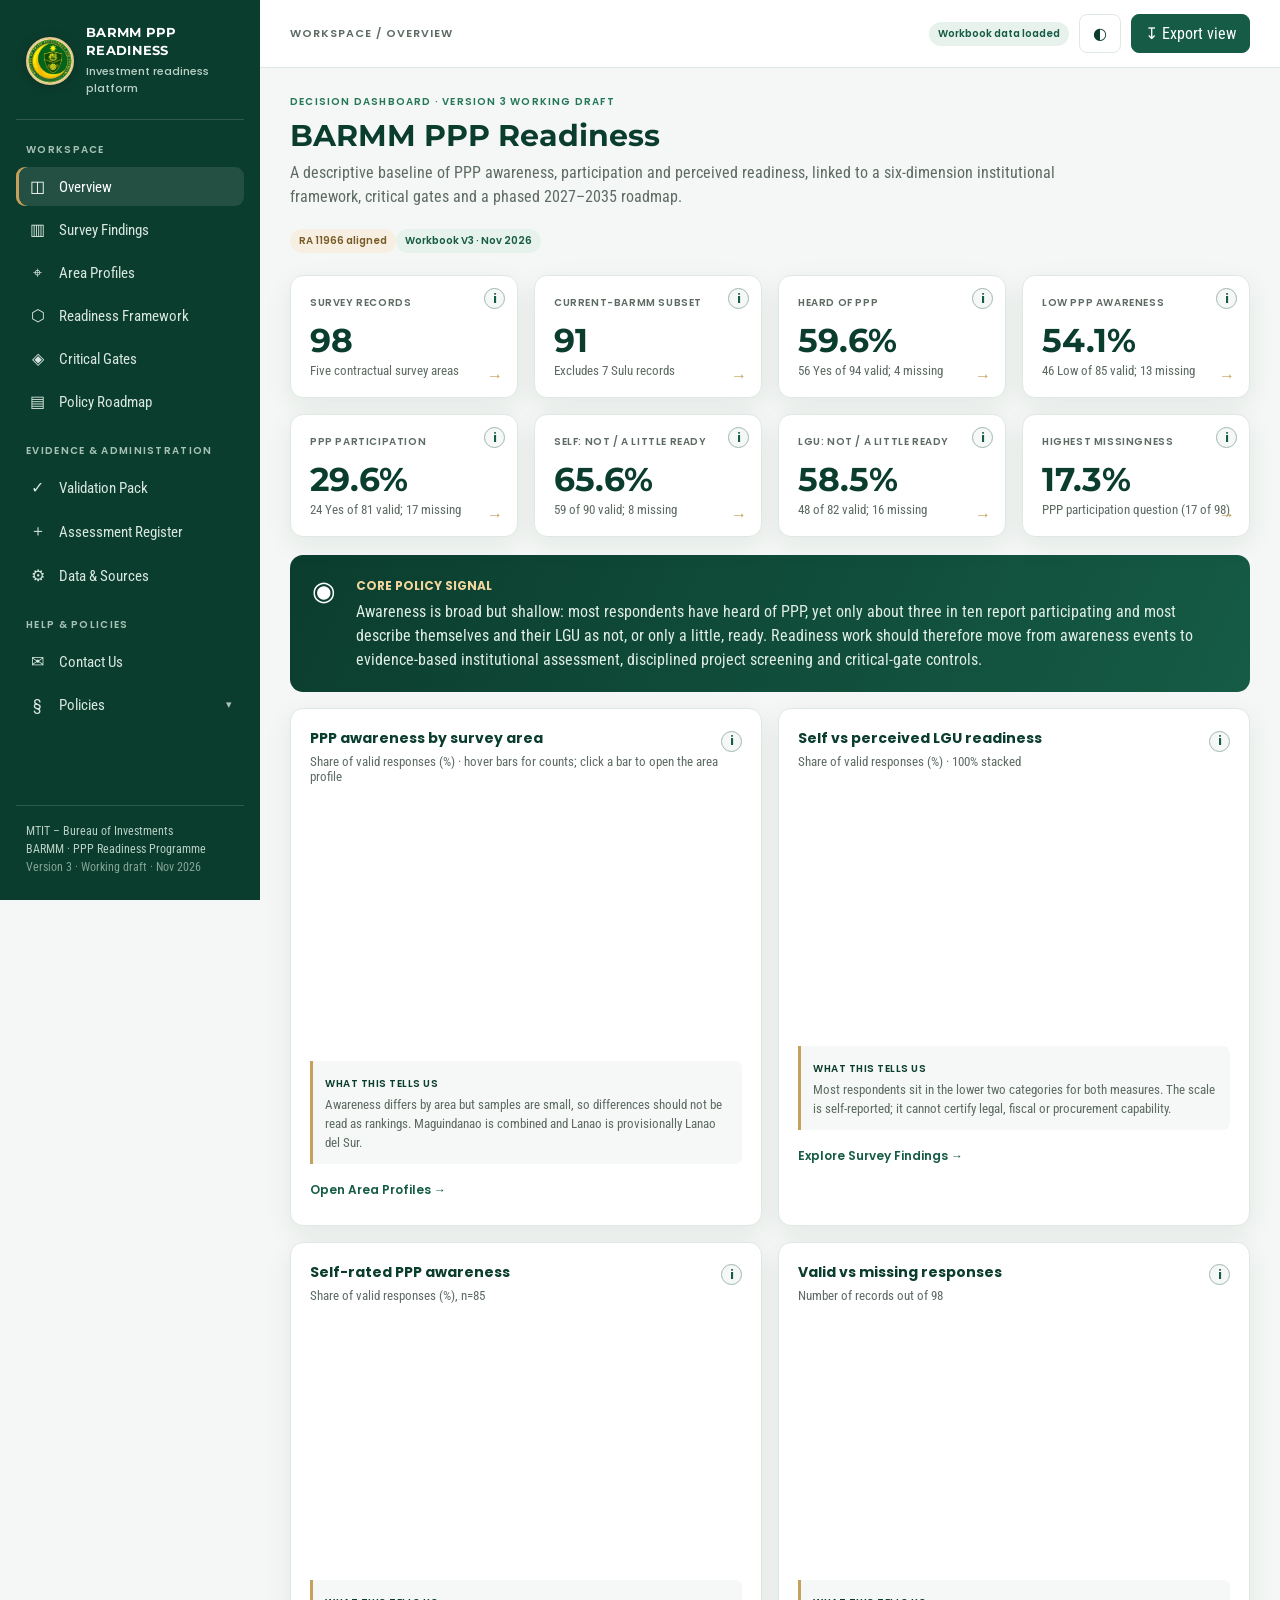
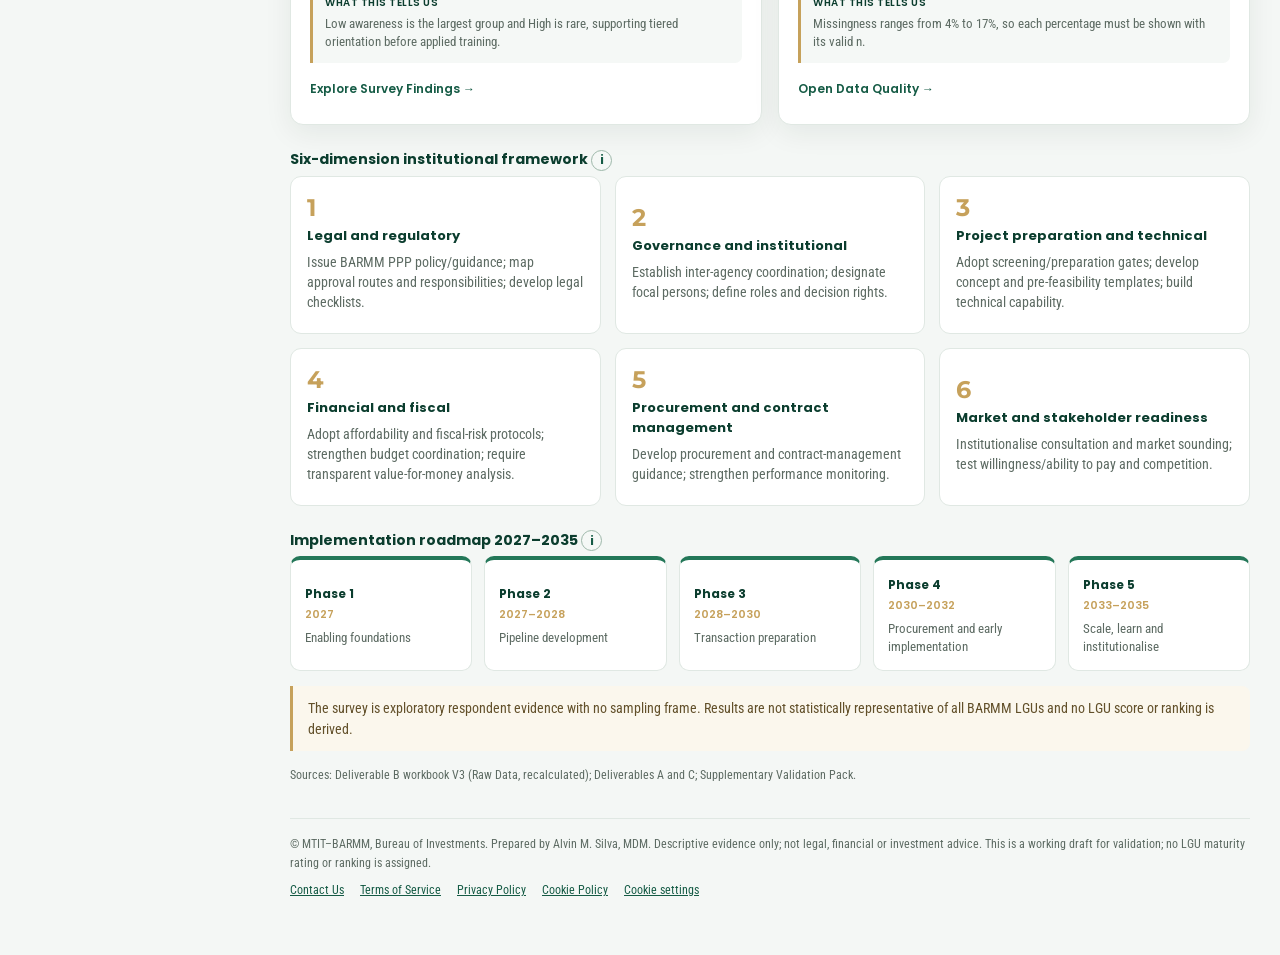
<file: index.html>
<!doctype html>
<html lang="en-PH">
<head>
<meta charset="utf-8">
<meta name="viewport" content="width=device-width,initial-scale=1,viewport-fit=cover">
<title>BARMM PPP Readiness Dashboard | MTIT – Bureau of Investments</title>
<meta name="description" content="Evidence dashboard on public–private partnership (PPP) awareness, perceived readiness, the six-dimension institutional framework, critical gates and the 2027–2035 implementation roadmap for the Bangsamoro (BARMM).">
<meta name="keywords" content="BARMM, Bangsamoro, PPP readiness, public-private partnership, MTIT, Bureau of Investments, LGU capacity, RA 11966, PPP Code, investment readiness">
<meta name="author" content="MTIT–BARMM, Bureau of Investments">
<meta name="robots" content="index,follow,max-image-preview:large">
<link rel="canonical" href="https://ppp-readiness.mtit-barmm.com/">
<meta name="theme-color" content="#0b3d2e">
<meta name="application-name" content="BARMM PPP Readiness">
<meta name="apple-mobile-web-app-capable" content="yes">
<meta name="mobile-web-app-capable" content="yes">
<meta name="apple-mobile-web-app-title" content="PPP Readiness">
<meta name="apple-mobile-web-app-status-bar-style" content="black-translucent">
<meta property="og:type" content="website">
<meta property="og:locale" content="en_PH">
<meta property="og:site_name" content="BARMM PPP Readiness">
<meta property="og:title" content="BARMM PPP Readiness Dashboard | MTIT">
<meta property="og:description" content="Survey baseline, six-dimension readiness framework, critical gates and 2027–2035 PPP roadmap for the Bangsamoro.">
<meta property="og:url" content="https://ppp-readiness.mtit-barmm.com/">
<meta property="og:image" content="https://ppp-readiness.mtit-barmm.com/assets/mtit-icon-512.png">
<meta name="twitter:card" content="summary">
<meta name="twitter:title" content="BARMM PPP Readiness Dashboard | MTIT">
<meta name="twitter:description" content="Descriptive PPP readiness evidence and roadmap for the Bangsamoro Autonomous Region.">
<link rel="manifest" href="manifest.webmanifest">
<link rel="icon" href="assets/mtit-icon-192.png" sizes="192x192" type="image/png">
<link rel="apple-touch-icon" href="assets/mtit-icon-192.png">
<link rel="preconnect" href="https://fonts.googleapis.com"><link rel="preconnect" href="https://fonts.gstatic.com" crossorigin>
<link href="https://fonts.googleapis.com/css2?family=Montserrat:wght@600;700;800&family=Poppins:wght@500;600;700&family=Roboto+Condensed:wght@400;500;600;700&display=swap" rel="stylesheet">
<link rel="stylesheet" href="assets/styles.css">
<script src="assets/site.js"></script>
<script type="application/ld+json">
{"@context":"https://schema.org","@graph":[
{"@type":"WebSite","@id":"https://ppp-readiness.mtit-barmm.com/#website","name":"BARMM PPP Readiness","url":"https://ppp-readiness.mtit-barmm.com/","inLanguage":"en-PH","publisher":{"@id":"https://ppp-readiness.mtit-barmm.com/#org"}},
{"@type":"GovernmentOrganization","@id":"https://ppp-readiness.mtit-barmm.com/#org","name":"Bureau of Investments, Ministry of Trade, Investments and Tourism (MTIT) – BARMM","url":"https://ppp-readiness.mtit-barmm.com/","logo":"https://ppp-readiness.mtit-barmm.com/assets/mtit-icon-512.png","email":"boi@bangsamoro.gov.ph","telephone":"+63-64-557-2819","address":{"@type":"PostalAddress","streetAddress":"Bangsamoro Government Complex","addressLocality":"Cotabato City","postalCode":"9600","addressCountry":"PH"},"contactPoint":{"@type":"ContactPoint","contactType":"PPP readiness inquiries","email":"boi@bangsamoro.gov.ph","url":"https://ppp-readiness.mtit-barmm.com/public/contact.html"}},
{"@type":"WebApplication","name":"BARMM PPP Readiness Dashboard","url":"https://ppp-readiness.mtit-barmm.com/","termsOfService":"https://ppp-readiness.mtit-barmm.com/public/terms-of-service.html","applicationCategory":"BusinessApplication","operatingSystem":"Any","inLanguage":"en-PH","description":"Dashboard on PPP awareness, perceived readiness, institutional readiness framework and implementation roadmap for BARMM.","publisher":{"@type":"GovernmentOrganization","name":"Ministry of Trade, Investments and Tourism – Bureau of Investments, BARMM"}},
{"@type":"Dataset","name":"BARMM PPP readiness survey, 98 respondent records","description":"Descriptive respondent data on PPP awareness, participation and self-reported readiness across Basilan, Sulu, Tawi-Tawi, Lanao and Maguindanao. Not statistically representative of all BARMM LGUs.","spatialCoverage":"Bangsamoro Autonomous Region in Muslim Mindanao, Philippines","creator":{"@type":"Person","name":"Alvin M. Silva, MDM"}}]}
</script>
</head>
<body>
<a class="skip" href="#main">Skip to main content</a>
<div class="app">
<aside class="sidebar" id="sidebar" aria-label="Primary navigation">
 <div class="brand"><div class="brand-mark"><img src="assets/MTIT-logo.webp" width="48" height="48" alt="Official seal of the Ministry of Trade, Investments and Tourism (MTIT), BARMM"></div><div><h1>BARMM PPP<br>READINESS</h1><small>Investment readiness platform</small></div></div>
 <div class="nav-label">Workspace</div>
 <nav class="nav" id="nav" aria-label="Workspace">
  <button data-page="overview"><span>◫</span>Overview</button>
  <button data-page="findings"><span>▥</span>Survey Findings</button>
  <button data-page="areas"><span>⌖</span>Area Profiles</button>
  <button data-page="framework"><span>⬡</span>Readiness Framework</button>
  <button data-page="gates"><span>◈</span>Critical Gates</button>
  <button data-page="roadmap"><span>▤</span>Policy Roadmap</button>
 </nav>
 <div class="nav-label">Evidence &amp; Administration</div>
 <nav class="nav" aria-label="Evidence and administration">
  <button data-page="validation"><span>✓</span>Validation Pack</button>
  <button data-page="register"><span>＋</span>Assessment Register</button>
  <button data-page="sources"><span>⚙</span>Data &amp; Sources</button>
 </nav>
 <div class="nav-label">Help &amp; Policies</div>
 <nav class="nav" aria-label="Help and policies">
  <a href="/public/contact.html"><span aria-hidden="true">✉</span>Contact Us</a>
  <button type="button" class="nav-toggle" aria-expanded="false" aria-controls="policyMenu"><span aria-hidden="true">§</span>Policies<i class="chev" aria-hidden="true">▾</i></button>
  <div class="subnav" id="policyMenu" hidden>
   <a href="/public/terms-of-service.html">Terms of Service</a>
   <a href="/public/privacy-policy.html">Privacy Policy</a>
   <a href="/public/cookie-policy.html">Cookie Policy &amp; Settings</a>
  </div>
 </nav>
 <div class="sidebar-foot">MTIT – Bureau of Investments<br>BARMM · PPP Readiness Programme<br><span style="opacity:.7">Version 3 · Working draft · Nov 2026</span></div>
</aside>
<main class="main" id="main" tabindex="-1">
 <header class="topbar"><div style="display:flex;align-items:center;gap:14px"><button class="icon-btn menu-btn" id="menuBtn" aria-label="Open menu" aria-expanded="false">☰</button><div class="crumb" id="breadcrumb">WORKSPACE / OVERVIEW</div></div>
 <div class="top-actions"><span class="pill" id="dataStatus">Loading data…</span><button class="btn" id="themeBtn" aria-label="Toggle dark mode">◐</button><button class="btn" id="installBtn" style="display:none">↓ <span>Install app</span></button><button class="btn primary" id="printBtn">↧ <span>Export view</span></button></div></header>
 <div class="content" id="content">
  <noscript><div class="notice">This dashboard needs JavaScript. Summary: of 94 valid responses, 59.6% had heard of PPP; 54.1% of 85 rated their awareness as Low; 29.6% of 81 reported PPP participation. Results are descriptive of 98 respondents and are not representative of all BARMM LGUs.</div></noscript>
  <section class="page" id="page-overview"></section><section class="page" id="page-findings"></section><section class="page" id="page-areas"></section>
  <section class="page" id="page-framework"></section><section class="page" id="page-gates"></section><section class="page" id="page-roadmap"></section>
  <section class="page" id="page-validation"></section><section class="page" id="page-register"></section><section class="page" id="page-sources"></section>
  <footer class="site">© MTIT–BARMM, Bureau of Investments. Prepared by Alvin M. Silva, MDM. Descriptive evidence only; not legal, financial or investment advice. This is a working draft for validation; no LGU maturity rating or ranking is assigned.
 <nav aria-label="Footer"><a href="public/contact.html">Contact Us</a><a href="public/terms-of-service.html">Terms of Service</a><a href="public/privacy-policy.html">Privacy Policy</a><a href="public/cookie-policy.html">Cookie Policy</a><button type="button" class="linkish" data-cookie-settings>Cookie settings</button></nav></footer>
 </div>
</main></div>
<div class="modal-back" id="modal" role="dialog" aria-modal="true" aria-labelledby="mTitle"><div class="modal"><div class="modal-head"><h2 id="mTitle">Add assessment record</h2><button class="icon-btn" id="mClose" aria-label="Close">✕</button></div>
<form id="regForm">
<label for="f_type">Record type *</label><select id="f_type" name="type" required><option>Dimension rating</option><option>Critical gate</option></select>
<label for="f_unit">LGU / implementing agency *</label><input id="f_unit" name="unit" required>
<label for="f_project">Project / concept (for gates)</label><input id="f_project" name="project">
<label for="f_item">Dimension or gate *</label><select id="f_item" name="item" required></select>
<label for="f_status">Status *</label><select id="f_status" name="status" required></select>
<label for="f_conf">Evidence confidence</label><select id="f_conf" name="conf"><option>Not Rated</option><option>High</option><option>Medium</option><option>Low</option></select>
<label for="f_ev">Evidence reference and rationale *</label><textarea id="f_ev" name="evidence" required></textarea>
<label for="f_rev">Reviewer / date</label><input id="f_rev" name="reviewer">
<div class="modal-actions"><button type="button" class="btn" id="mCancel">Cancel</button><button class="btn primary" type="submit">Save local record</button></div></form></div></div>
<div class="toast" id="toast" role="status" aria-live="polite"></div>
<script src="assets/vendor/chart.umd.js"></script>
<script src="assets/app.js"></script>
</body></html>
</file>
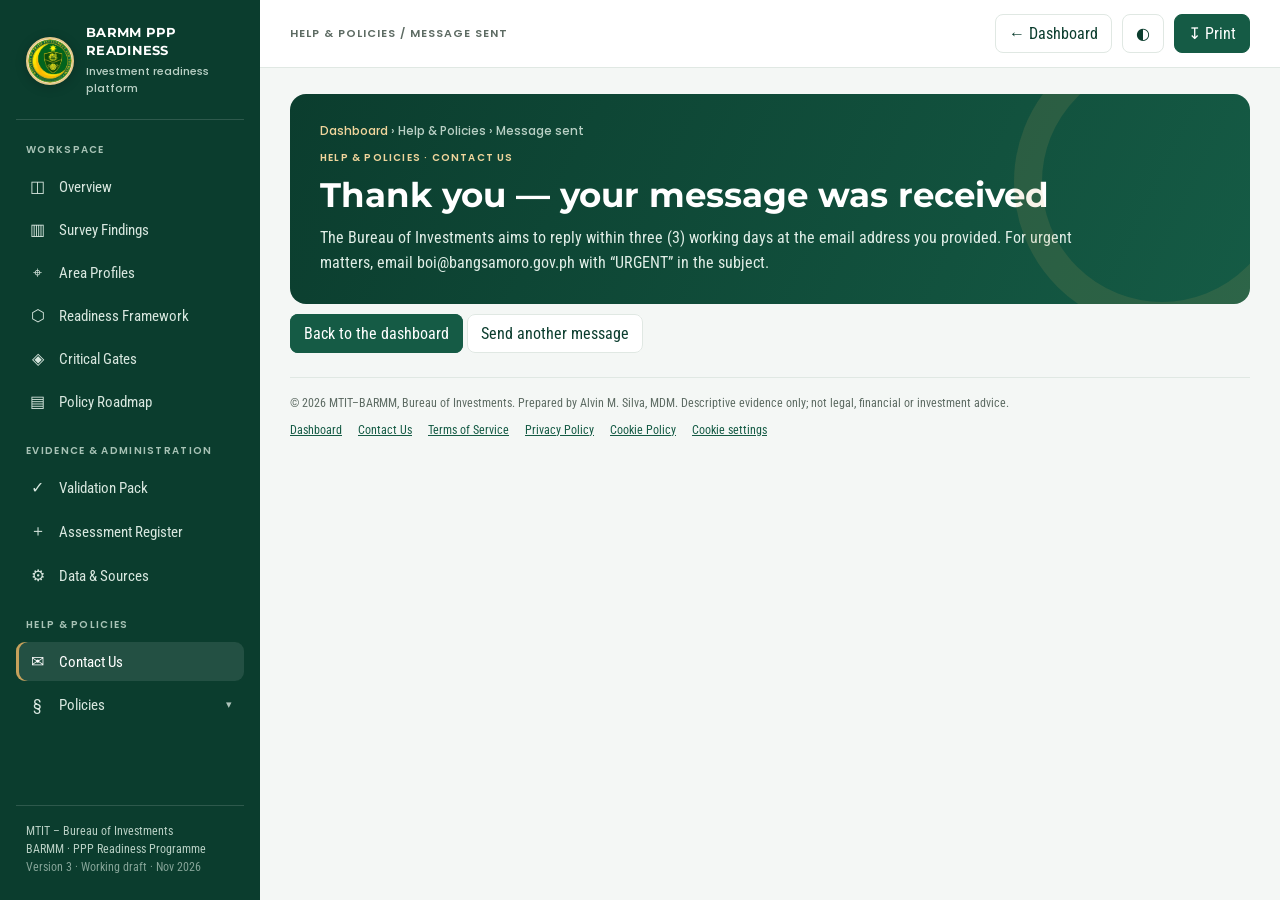
<file: public/contact-sent.html>
<!doctype html>
<html lang="en-PH">
<head>
<meta charset="utf-8">
<meta name="viewport" content="width=device-width,initial-scale=1,viewport-fit=cover">
<title>Message sent | BARMM PPP Readiness</title>
<meta name="description" content="Confirmation that your message to the MTIT–BARMM Bureau of Investments was received.">
<meta name="keywords" content="">
<meta name="author" content="MTIT–BARMM, Bureau of Investments">
<meta name="robots" content="noindex,follow">
<link rel="canonical" href="https://ppp-readiness.mtit-barmm.com/public/contact-sent.html">
<meta name="theme-color" content="#0b3d2e">
<meta name="application-name" content="BARMM PPP Readiness">
<meta property="og:type" content="website">
<meta property="og:locale" content="en_PH">
<meta property="og:site_name" content="BARMM PPP Readiness">
<meta property="og:title" content="Message sent | BARMM PPP Readiness">
<meta property="og:description" content="Confirmation that your message to the MTIT–BARMM Bureau of Investments was received.">
<meta property="og:url" content="https://ppp-readiness.mtit-barmm.com/public/contact-sent.html">
<meta property="og:image" content="https://ppp-readiness.mtit-barmm.com/assets/mtit-icon-512.png">
<meta property="og:image:alt" content="Official seal of MTIT–BARMM">
<meta name="twitter:card" content="summary">
<meta name="twitter:title" content="Message sent | BARMM PPP Readiness">
<meta name="twitter:description" content="Confirmation that your message to the MTIT–BARMM Bureau of Investments was received.">
<link rel="manifest" href="/manifest.webmanifest">
<link rel="icon" href="/assets/mtit-icon-192.png" sizes="192x192" type="image/png">
<link rel="apple-touch-icon" href="/assets/mtit-icon-192.png">
<link rel="preconnect" href="https://fonts.googleapis.com"><link rel="preconnect" href="https://fonts.gstatic.com" crossorigin>
<link href="https://fonts.googleapis.com/css2?family=Montserrat:wght@600;700;800&family=Poppins:wght@500;600;700&family=Roboto+Condensed:wght@400;500;600;700&display=swap" rel="stylesheet">
<link rel="stylesheet" href="/assets/styles.css">
<script src="/assets/site.js"></script>
<script type="application/ld+json">
{
"@context": "https://schema.org",
"@graph": [
{
"@type": "GovernmentOrganization",
"@id": "https://ppp-readiness.mtit-barmm.com/#org",
"name": "Bureau of Investments, Ministry of Trade, Investments and Tourism (MTIT) – BARMM",
"alternateName": "BOI-MTIT BARMM",
"url": "https://ppp-readiness.mtit-barmm.com/",
"logo": "https://ppp-readiness.mtit-barmm.com/assets/mtit-icon-512.png",
"email": "boi@bangsamoro.gov.ph",
"telephone": "+63-64-557-2819",
"address": {
"@type": "PostalAddress",
"streetAddress": "Bangsamoro Government Complex",
"addressLocality": "Cotabato City",
"postalCode": "9600",
"addressRegion": "Bangsamoro Autonomous Region in Muslim Mindanao",
"addressCountry": "PH"
},
"areaServed": {
"@type": "AdministrativeArea",
"name": "Bangsamoro Autonomous Region in Muslim Mindanao"
}
},
{
"@type": "BreadcrumbList",
"itemListElement": [
{
"@type": "ListItem",
"position": 1,
"name": "BARMM PPP Readiness Dashboard",
"item": "https://ppp-readiness.mtit-barmm.com/"
},
{
"@type": "ListItem",
"position": 2,
"name": "Contact Us",
"item": "https://ppp-readiness.mtit-barmm.com/public/contact.html"
},
{
"@type": "ListItem",
"position": 3,
"name": "Message sent",
"item": "https://ppp-readiness.mtit-barmm.com/public/contact-sent.html"
}
]
}
]
}
</script>
</head>
<body data-shell="static">
<a class="skip" href="#main">Skip to main content</a>
<div class="app">
<aside class="sidebar" id="sidebar" aria-label="Primary navigation">
 <a class="brand" href="/" style="text-decoration:none;color:inherit"><div class="brand-mark"><img src="/assets/MTIT-logo.webp" width="48" height="48" alt="Official seal of the Ministry of Trade, Investments and Tourism (MTIT), BARMM"></div><div><div class="brand-name" style="font:700 13px Montserrat,Arial,sans-serif;line-height:1.35;letter-spacing:.3px">BARMM PPP<br>READINESS</div><small>Investment readiness platform</small></div></a>
 <div class="nav-label">Workspace</div>
 <nav class="nav" aria-label="Workspace">
  <a href="/#overview"><span aria-hidden="true">◫</span>Overview</a>
  <a href="/#findings"><span aria-hidden="true">▥</span>Survey Findings</a>
  <a href="/#areas"><span aria-hidden="true">⌖</span>Area Profiles</a>
  <a href="/#framework"><span aria-hidden="true">⬡</span>Readiness Framework</a>
  <a href="/#gates"><span aria-hidden="true">◈</span>Critical Gates</a>
  <a href="/#roadmap"><span aria-hidden="true">▤</span>Policy Roadmap</a>
 </nav>
 <div class="nav-label">Evidence &amp; Administration</div>
 <nav class="nav" aria-label="Evidence and administration">
  <a href="/#validation"><span aria-hidden="true">✓</span>Validation Pack</a>
  <a href="/#register"><span aria-hidden="true">＋</span>Assessment Register</a>
  <a href="/#sources"><span aria-hidden="true">⚙</span>Data &amp; Sources</a>
 </nav>
 <div class="nav-label">Help &amp; Policies</div>
 <nav class="nav" aria-label="Help and policies">
  <a href="/public/contact.html" aria-current="page"><span aria-hidden="true">✉</span>Contact Us</a>
  <button type="button" class="nav-toggle" aria-expanded="false" aria-controls="policyMenu"><span aria-hidden="true">§</span>Policies<i class="chev" aria-hidden="true">▾</i></button>
  <div class="subnav" id="policyMenu" hidden>
   <a href="/public/terms-of-service.html">Terms of Service</a>
   <a href="/public/privacy-policy.html">Privacy Policy</a>
   <a href="/public/cookie-policy.html">Cookie Policy &amp; Settings</a>
  </div>
 </nav>
 <div class="sidebar-foot">MTIT – Bureau of Investments<br>BARMM · PPP Readiness Programme<br><span style="opacity:.7">Version 3 · Working draft · Nov 2026</span></div>
</aside>
<main class="main" id="main" tabindex="-1">
 <header class="topbar"><div style="display:flex;align-items:center;gap:14px"><button class="icon-btn menu-btn" id="menuBtn" aria-label="Open menu" aria-expanded="false" aria-controls="sidebar">☰</button><div class="crumb">HELP &amp; POLICIES / MESSAGE SENT</div></div>
 <div class="top-actions"><a class="btn" href="/" style="text-decoration:none">← <span>Dashboard</span></a><button class="btn" id="themeBtn" type="button" aria-label="Toggle dark mode">◐</button><button class="btn primary" id="printBtn" type="button">↧ <span>Print</span></button></div></header>
 <div class="content">
<header class="doc-hero">
  <nav class="crumbs" aria-label="Breadcrumb"><a href="/">Dashboard</a> › <span>Help &amp; Policies</span> › <span aria-current="page">Message sent</span></nav>
  <div class="eyebrow">Help &amp; Policies · Contact Us</div>
  <h1>Thank you — your message was received</h1>
  <p>The Bureau of Investments aims to reply within three (3) working days at the email address you provided. For urgent matters, email boi@bangsamoro.gov.ph with “URGENT” in the subject.</p>
  
 </header>
 <p><a class="btn primary" href="/" style="text-decoration:none">Back to the dashboard</a> <a class="btn" href="/public/contact.html" style="text-decoration:none">Send another message</a></p>
<footer class="site">© 2026 MTIT–BARMM, Bureau of Investments. Prepared by Alvin M. Silva, MDM. Descriptive evidence only; not legal, financial or investment advice.
 <nav aria-label="Footer"><a href="/">Dashboard</a><a href="/public/contact.html">Contact Us</a><a href="/public/terms-of-service.html">Terms of Service</a><a href="/public/privacy-policy.html">Privacy Policy</a><a href="/public/cookie-policy.html">Cookie Policy</a><button type="button" class="linkish" data-cookie-settings>Cookie settings</button></nav></footer>
 </div>
</main></div>
<div class="toast" id="toast" role="status" aria-live="polite"></div>
</body></html>
</file>
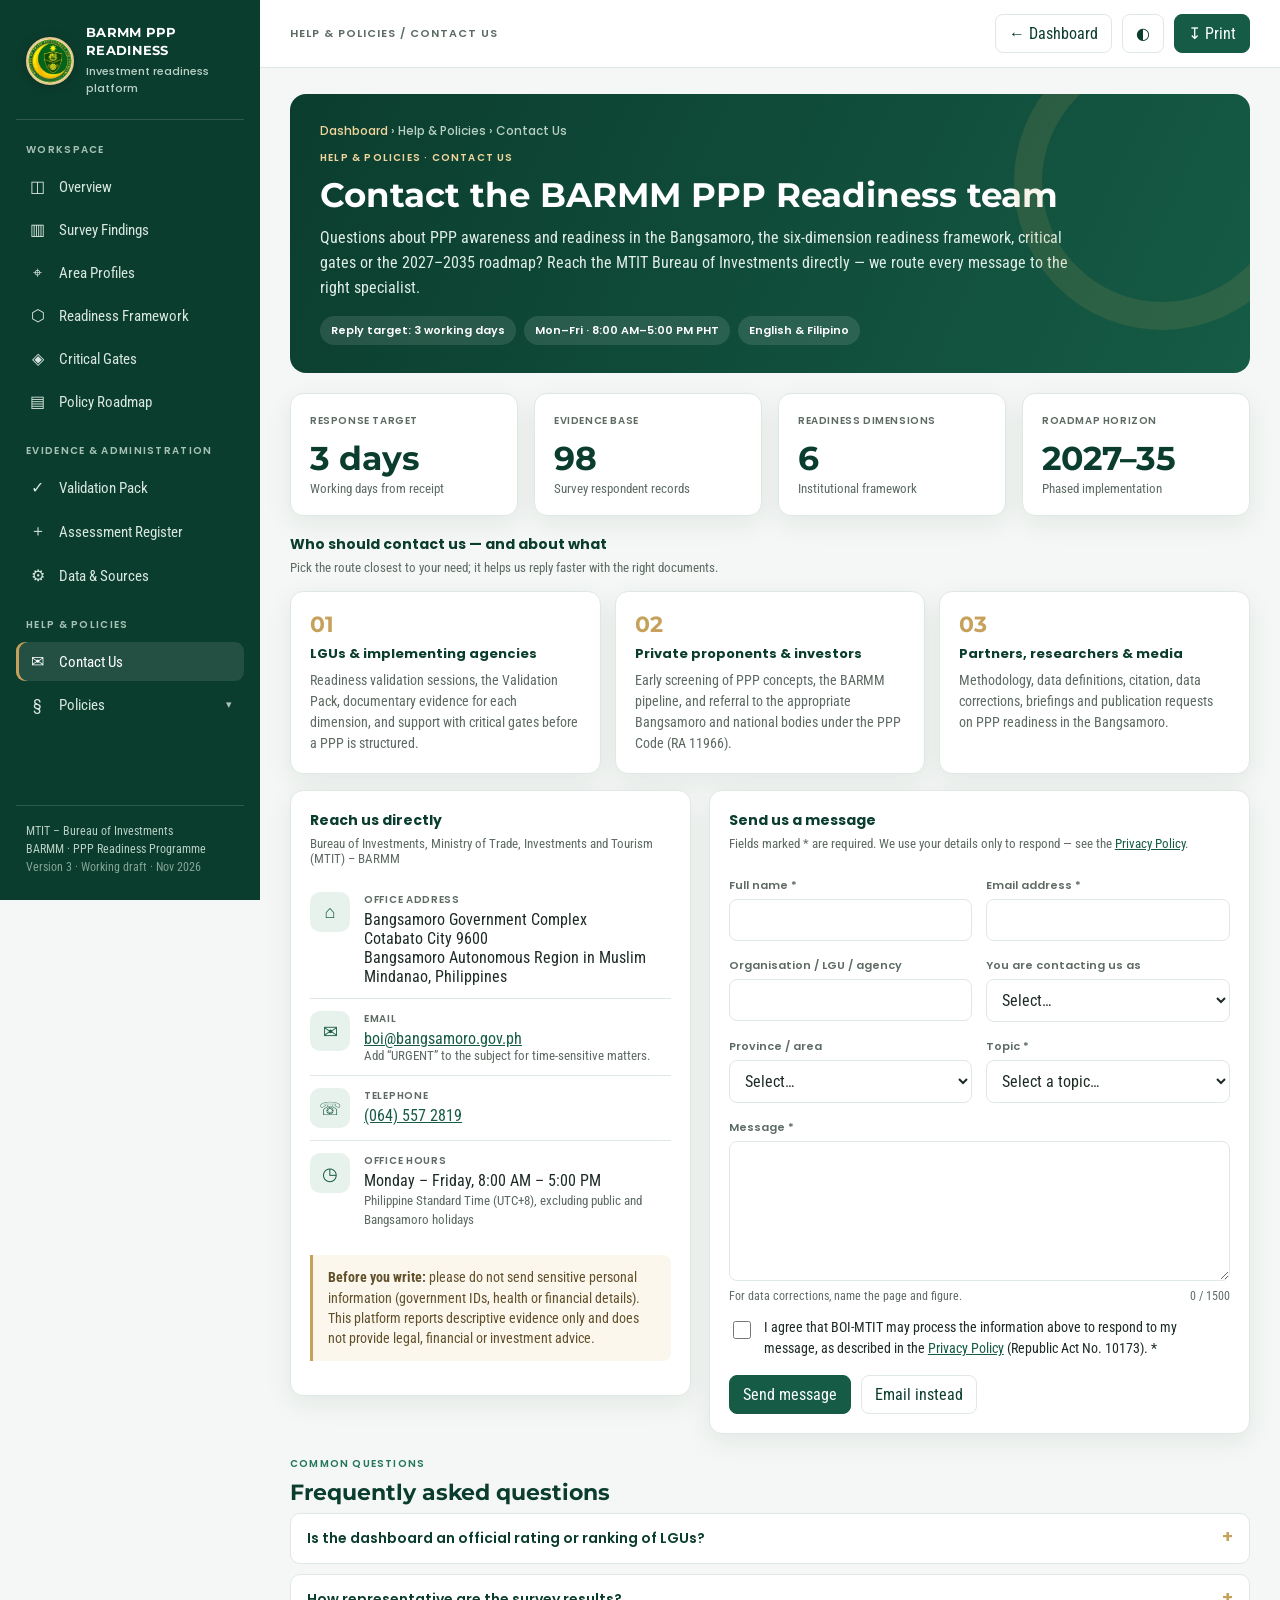
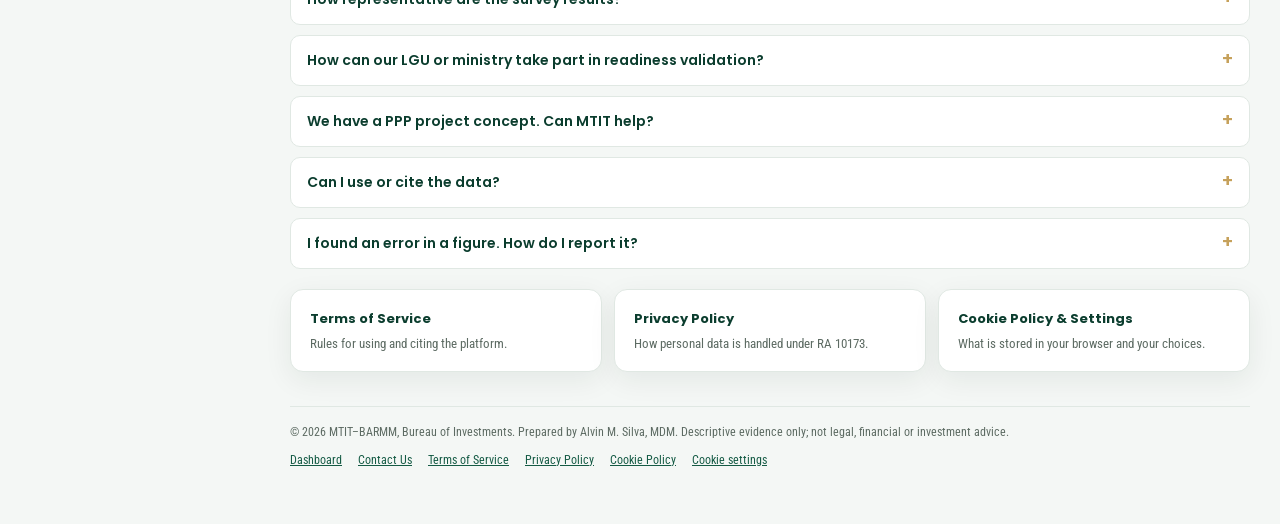
<file: public/contact.html>
<!doctype html>
<html lang="en-PH">
<head>
<meta charset="utf-8">
<meta name="viewport" content="width=device-width,initial-scale=1,viewport-fit=cover">
<title>Contact Us | BARMM PPP Readiness – MTIT Bureau of Investments</title>
<meta name="description" content="Contact the MTIT–BARMM Bureau of Investments about PPP readiness in the Bangsamoro: LGU validation, PPP project concepts, survey data, methodology and data corrections. Reply within 3 working days.">
<meta name="keywords" content="contact MTIT BARMM, Bureau of Investments BARMM, BARMM PPP, Bangsamoro public-private partnership, PPP readiness validation, LGU PPP support, RA 11966 PPP Code, Cotabato City">
<meta name="author" content="MTIT–BARMM, Bureau of Investments">
<meta name="robots" content="index,follow,max-image-preview:large">
<link rel="canonical" href="https://ppp-readiness.mtit-barmm.com/public/contact.html">
<meta name="theme-color" content="#0b3d2e">
<meta name="application-name" content="BARMM PPP Readiness">
<meta property="og:type" content="website">
<meta property="og:locale" content="en_PH">
<meta property="og:site_name" content="BARMM PPP Readiness">
<meta property="og:title" content="Contact the BARMM PPP Readiness team | MTIT">
<meta property="og:description" content="Contact the MTIT–BARMM Bureau of Investments about PPP readiness in the Bangsamoro: LGU validation, PPP project concepts, survey data, methodology and data corrections. Reply within 3 working days.">
<meta property="og:url" content="https://ppp-readiness.mtit-barmm.com/public/contact.html">
<meta property="og:image" content="https://ppp-readiness.mtit-barmm.com/assets/mtit-icon-512.png">
<meta property="og:image:alt" content="Official seal of MTIT–BARMM">
<meta name="twitter:card" content="summary">
<meta name="twitter:title" content="Contact the BARMM PPP Readiness team | MTIT">
<meta name="twitter:description" content="Contact the MTIT–BARMM Bureau of Investments about PPP readiness in the Bangsamoro: LGU validation, PPP project concepts, survey data, methodology and data corrections. Reply within 3 working days.">
<link rel="manifest" href="/manifest.webmanifest">
<link rel="icon" href="/assets/mtit-icon-192.png" sizes="192x192" type="image/png">
<link rel="apple-touch-icon" href="/assets/mtit-icon-192.png">
<link rel="preconnect" href="https://fonts.googleapis.com"><link rel="preconnect" href="https://fonts.gstatic.com" crossorigin>
<link href="https://fonts.googleapis.com/css2?family=Montserrat:wght@600;700;800&family=Poppins:wght@500;600;700&family=Roboto+Condensed:wght@400;500;600;700&display=swap" rel="stylesheet">
<link rel="stylesheet" href="/assets/styles.css">
<script src="/assets/site.js"></script>
<script type="application/ld+json">
{
"@context": "https://schema.org",
"@graph": [
{
"@type": "GovernmentOrganization",
"@id": "https://ppp-readiness.mtit-barmm.com/#org",
"name": "Bureau of Investments, Ministry of Trade, Investments and Tourism (MTIT) – BARMM",
"alternateName": "BOI-MTIT BARMM",
"url": "https://ppp-readiness.mtit-barmm.com/",
"logo": "https://ppp-readiness.mtit-barmm.com/assets/mtit-icon-512.png",
"email": "boi@bangsamoro.gov.ph",
"telephone": "+63-64-557-2819",
"address": {
"@type": "PostalAddress",
"streetAddress": "Bangsamoro Government Complex",
"addressLocality": "Cotabato City",
"postalCode": "9600",
"addressRegion": "Bangsamoro Autonomous Region in Muslim Mindanao",
"addressCountry": "PH"
},
"areaServed": {
"@type": "AdministrativeArea",
"name": "Bangsamoro Autonomous Region in Muslim Mindanao"
}
},
{
"@type": "BreadcrumbList",
"itemListElement": [
{
"@type": "ListItem",
"position": 1,
"name": "BARMM PPP Readiness Dashboard",
"item": "https://ppp-readiness.mtit-barmm.com/"
},
{
"@type": "ListItem",
"position": 2,
"name": "Contact Us",
"item": "https://ppp-readiness.mtit-barmm.com/public/contact.html"
}
]
},
{
"@type": "ContactPage",
"@id": "https://ppp-readiness.mtit-barmm.com/public/contact.html#page",
"url": "https://ppp-readiness.mtit-barmm.com/public/contact.html",
"name": "Contact the BARMM PPP Readiness team",
"inLanguage": "en-PH",
"dateModified": "2026-11-23",
"isPartOf": {
"@type": "WebSite",
"name": "BARMM PPP Readiness",
"url": "https://ppp-readiness.mtit-barmm.com/"
},
"about": {
"@id": "https://ppp-readiness.mtit-barmm.com/#org"
},
"mainEntity": {
"@type": "GovernmentOffice",
"name": "Bureau of Investments – MTIT, BARMM",
"parentOrganization": {
"@id": "https://ppp-readiness.mtit-barmm.com/#org"
},
"email": "boi@bangsamoro.gov.ph",
"telephone": "+63-64-557-2819",
"address": {
"@type": "PostalAddress",
"streetAddress": "Bangsamoro Government Complex",
"addressLocality": "Cotabato City",
"postalCode": "9600",
"addressRegion": "Bangsamoro Autonomous Region in Muslim Mindanao",
"addressCountry": "PH"
},
"openingHoursSpecification": [
{
"@type": "OpeningHoursSpecification",
"dayOfWeek": [
"Monday",
"Tuesday",
"Wednesday",
"Thursday",
"Friday"
],
"opens": "08:00",
"closes": "17:00"
}
],
"contactPoint": [
{
"@type": "ContactPoint",
"contactType": "PPP readiness and validation inquiries",
"email": "boi@bangsamoro.gov.ph",
"telephone": "+63-64-557-2819",
"areaServed": "PH",
"availableLanguage": [
"English",
"Filipino"
]
}
]
}
},
{
"@type": "FAQPage",
"@id": "https://ppp-readiness.mtit-barmm.com/public/contact.html#faq",
"mainEntity": [
{
"@type": "Question",
"name": "Is the dashboard an official rating or ranking of LGUs?",
"acceptedAnswer": {
"@type": "Answer",
"text": "No. The platform is a descriptive evidence baseline drawn from 98 survey respondent records. It does not assign any LGU a PPP maturity score, rank or pass/fail status. Institutional readiness is assessed separately, using documentary evidence, through the six-dimension framework and the Validation Pack."
}
},
{
"@type": "Question",
"name": "How representative are the survey results?",
"acceptedAnswer": {
"@type": "Answer",
"text": "The results describe the 98 people who responded across Basilan, Sulu, Tawi-Tawi, Lanao and Maguindanao. They are not a random sample and are not statistically representative of all BARMM LGUs. Percentages use valid responses only, missing answers are never recoded as No, and small area sub-groups should be read with caution."
}
},
{
"@type": "Question",
"name": "How can our LGU or ministry take part in readiness validation?",
"acceptedAnswer": {
"@type": "Answer",
"text": "Choose “Validation & LGU participation” in the form below and tell us your LGU or agency, focal person and preferred schedule. The team will share the Validation Pack, explain the documentary evidence requested for each readiness dimension and critical gate, and agree on a review session."
}
},
{
"@type": "Question",
"name": "We have a PPP project concept. Can MTIT help?",
"acceptedAnswer": {
"@type": "Answer",
"text": "The Bureau of Investments can advise on early project screening against the critical gates — for example project identification, institutional mandate, fiscal and risk review, and stakeholder engagement — and refer proponents to the appropriate BARMM and national bodies. Project approval follows the Philippine PPP Code (Republic Act No. 11966) and applicable Bangsamoro rules; contacting us is not an application or an endorsement."
}
},
{
"@type": "Question",
"name": "Can I use or cite the data?",
"acceptedAnswer": {
"@type": "Answer",
"text": "Yes. Aggregated figures may be quoted for research, policy and media use with attribution. Suggested citation: MTIT–BARMM Bureau of Investments (2026), BARMM PPP Readiness Dashboard, Version 3 working draft. Respondent-level data are not published, to protect respondents’ confidentiality. See the Terms of Service."
}
},
{
"@type": "Question",
"name": "I found an error in a figure. How do I report it?",
"acceptedAnswer": {
"@type": "Answer",
"text": "Select “Report a data correction”, name the page and figure (for example, Survey Findings → Heard of PPP), and describe what looks wrong. Every published figure reconciles to the controlling workbook, so we check each report against the source data and correct the dashboard if needed."
}
}
]
}
]
}
</script>
</head>
<body data-shell="static">
<a class="skip" href="#main">Skip to main content</a>
<div class="app">
<aside class="sidebar" id="sidebar" aria-label="Primary navigation">
 <a class="brand" href="/" style="text-decoration:none;color:inherit"><div class="brand-mark"><img src="/assets/MTIT-logo.webp" width="48" height="48" alt="Official seal of the Ministry of Trade, Investments and Tourism (MTIT), BARMM"></div><div><div class="brand-name" style="font:700 13px Montserrat,Arial,sans-serif;line-height:1.35;letter-spacing:.3px">BARMM PPP<br>READINESS</div><small>Investment readiness platform</small></div></a>
 <div class="nav-label">Workspace</div>
 <nav class="nav" aria-label="Workspace">
  <a href="/#overview"><span aria-hidden="true">◫</span>Overview</a>
  <a href="/#findings"><span aria-hidden="true">▥</span>Survey Findings</a>
  <a href="/#areas"><span aria-hidden="true">⌖</span>Area Profiles</a>
  <a href="/#framework"><span aria-hidden="true">⬡</span>Readiness Framework</a>
  <a href="/#gates"><span aria-hidden="true">◈</span>Critical Gates</a>
  <a href="/#roadmap"><span aria-hidden="true">▤</span>Policy Roadmap</a>
 </nav>
 <div class="nav-label">Evidence &amp; Administration</div>
 <nav class="nav" aria-label="Evidence and administration">
  <a href="/#validation"><span aria-hidden="true">✓</span>Validation Pack</a>
  <a href="/#register"><span aria-hidden="true">＋</span>Assessment Register</a>
  <a href="/#sources"><span aria-hidden="true">⚙</span>Data &amp; Sources</a>
 </nav>
 <div class="nav-label">Help &amp; Policies</div>
 <nav class="nav" aria-label="Help and policies">
  <a href="/public/contact.html" aria-current="page"><span aria-hidden="true">✉</span>Contact Us</a>
  <button type="button" class="nav-toggle" aria-expanded="false" aria-controls="policyMenu"><span aria-hidden="true">§</span>Policies<i class="chev" aria-hidden="true">▾</i></button>
  <div class="subnav" id="policyMenu" hidden>
   <a href="/public/terms-of-service.html">Terms of Service</a>
   <a href="/public/privacy-policy.html">Privacy Policy</a>
   <a href="/public/cookie-policy.html">Cookie Policy &amp; Settings</a>
  </div>
 </nav>
 <div class="sidebar-foot">MTIT – Bureau of Investments<br>BARMM · PPP Readiness Programme<br><span style="opacity:.7">Version 3 · Working draft · Nov 2026</span></div>
</aside>
<main class="main" id="main" tabindex="-1">
 <header class="topbar"><div style="display:flex;align-items:center;gap:14px"><button class="icon-btn menu-btn" id="menuBtn" aria-label="Open menu" aria-expanded="false" aria-controls="sidebar">☰</button><div class="crumb">HELP &amp; POLICIES / CONTACT US</div></div>
 <div class="top-actions"><a class="btn" href="/" style="text-decoration:none">← <span>Dashboard</span></a><button class="btn" id="themeBtn" type="button" aria-label="Toggle dark mode">◐</button><button class="btn primary" id="printBtn" type="button">↧ <span>Print</span></button></div></header>
 <div class="content">
<header class="doc-hero">
  <nav class="crumbs" aria-label="Breadcrumb"><a href="/">Dashboard</a> › <span>Help &amp; Policies</span> › <span aria-current="page">Contact Us</span></nav>
  <div class="eyebrow">Help &amp; Policies · Contact Us</div>
  <h1>Contact the BARMM PPP Readiness team</h1>
  <p>Questions about PPP awareness and readiness in the Bangsamoro, the six-dimension readiness framework, critical gates or the 2027–2035 roadmap? Reach the MTIT Bureau of Investments directly — we route every message to the right specialist.</p>
  <div class="meta-row"><span class="pill">Reply target: 3 working days</span><span class="pill">Mon–Fri · 8:00 AM–5:00 PM PHT</span><span class="pill">English &amp; Filipino</span></div>
 </header>
 <div class="grid kpis" aria-label="Service at a glance">
  <div class="card"><div class="kpi-label">Response target</div><div class="kpi-value">3 days</div><div class="kpi-note">Working days from receipt</div></div>
  <div class="card"><div class="kpi-label">Evidence base</div><div class="kpi-value">98</div><div class="kpi-note">Survey respondent records</div></div>
  <div class="card"><div class="kpi-label">Readiness dimensions</div><div class="kpi-value">6</div><div class="kpi-note">Institutional framework</div></div>
  <div class="card"><div class="kpi-label">Roadmap horizon</div><div class="kpi-value">2027–35</div><div class="kpi-note">Phased implementation</div></div>
 </div>

 <h2 class="section-title" id="who">Who should contact us — and about what</h2>
 <p class="section-note">Pick the route closest to your need; it helps us reply faster with the right documents.</p>
 <div class="route">
  <div class="card"><div class="num">01</div><h3>LGUs &amp; implementing agencies</h3><p>Readiness validation sessions, the Validation Pack, documentary evidence for each dimension, and support with critical gates before a PPP is structured.</p></div>
  <div class="card"><div class="num">02</div><h3>Private proponents &amp; investors</h3><p>Early screening of PPP concepts, the BARMM pipeline, and referral to the appropriate Bangsamoro and national bodies under the PPP Code (RA 11966).</p></div>
  <div class="card"><div class="num">03</div><h3>Partners, researchers &amp; media</h3><p>Methodology, data definitions, citation, data corrections, briefings and publication requests on PPP readiness in the Bangsamoro.</p></div>
 </div>

 <div class="contact-grid">
  <section class="card" aria-labelledby="direct-h">
   <h2 class="section-title" id="direct-h">Reach us directly</h2>
   <p class="section-note">Bureau of Investments, Ministry of Trade, Investments and Tourism (MTIT) – BARMM</p>
   <div class="channel"><div class="ic" aria-hidden="true">⌂</div><div><b>Office address</b><address>Bangsamoro Government Complex<br>Cotabato City 9600<br>Bangsamoro Autonomous Region in Muslim Mindanao, Philippines</address></div></div>
   <div class="channel"><div class="ic" aria-hidden="true">✉</div><div><b>Email</b><a href="mailto:boi@bangsamoro.gov.ph">boi@bangsamoro.gov.ph</a><div class="muted" style="font-size:13px">Add “URGENT” to the subject for time-sensitive matters.</div></div></div>
   <div class="channel"><div class="ic" aria-hidden="true">☏</div><div><b>Telephone</b><a href="tel:+63645572819">(064) 557 2819</a></div></div>
   <div class="channel"><div class="ic" aria-hidden="true">◷</div><div><b>Office hours</b>Monday – Friday, 8:00 AM – 5:00 PM<br><span class="muted" style="font-size:13px">Philippine Standard Time (UTC+8), excluding public and Bangsamoro holidays</span></div></div>
   <div class="notice"><b>Before you write:</b> please do not send sensitive personal information (government IDs, health or financial details). This platform reports descriptive evidence only and does not provide legal, financial or investment advice.</div>
  </section>

  <section class="card" aria-labelledby="form-h" id="inquiry">
   <h2 class="section-title" id="form-h">Send us a message</h2>
   <p class="section-note">Fields marked * are required. We use your details only to respond — see the <a href="/public/privacy-policy.html">Privacy Policy</a>.</p>
   <form id="contactForm" name="ppp-contact" method="POST" action="/public/contact-sent" data-netlify="true" netlify-honeypot="bot-field">
    <input type="hidden" name="form-name" value="ppp-contact">
    <input type="hidden" name="subject" value="PPP Readiness inquiry (%{submissionId})">
    <p class="hp" aria-hidden="true"><label>Leave this field empty <input name="bot-field" tabindex="-1" autocomplete="off"></label></p>
    <div class="form-grid">
     <div class="fld"><label for="c_name">Full name *</label><input id="c_name" name="name" type="text" autocomplete="name" required maxlength="120" placeholder=" "></div>
     <div class="fld"><label for="c_email">Email address *</label><input id="c_email" name="email" type="email" autocomplete="email" required maxlength="160" placeholder=" "></div>
     <div class="fld"><label for="c_org">Organisation / LGU / agency</label><input id="c_org" name="organisation" type="text" autocomplete="organization" maxlength="160"></div>
     <div class="fld"><label for="c_role">You are contacting us as</label><select id="c_role" name="stakeholder"><option value="">Select…</option><option>Local government unit (LGU)</option><option>BARMM ministry, office or agency</option><option>National government agency</option><option>Private proponent or investor</option><option>Development partner</option><option>Academe or research institution</option><option>Civil society organisation</option><option>Media</option><option>Other</option></select></div>
     <div class="fld"><label for="c_area">Province / area</label><select id="c_area" name="area"><option value="">Select…</option><option>Basilan</option><option>Lanao del Sur</option><option>Maguindanao del Norte</option><option>Maguindanao del Sur</option><option>Tawi-Tawi</option><option>Cotabato City</option><option>Special Geographic Area</option><option>Sulu (comparative survey area)</option><option>Region-wide (BARMM)</option><option>Outside BARMM</option></select></div>
     <div class="fld"><label for="c_topic">Topic *</label><select id="c_topic" name="topic" required><option value="">Select a topic…</option><option>Validation & LGU participation</option><option>PPP project concept or pipeline</option><option>Data, methodology & citation</option><option>Report a data correction</option><option>Platform or technical issue</option><option>Media & publications</option><option>Other</option></select></div>
     <div class="fld full"><label for="c_message">Message *</label><textarea id="c_message" name="message" required minlength="20" maxlength="1500" placeholder=" " aria-describedby="c_count"></textarea><div class="hint"><span>For data corrections, name the page and figure.</span><span id="c_count" aria-live="polite">0 / 1500</span></div></div>
    </div>
    <label class="check"><input type="checkbox" name="privacy_consent" value="yes" required><span>I agree that BOI-MTIT may process the information above to respond to my message, as described in the <a href="/public/privacy-policy.html">Privacy Policy</a> (Republic Act No. 10173). *</span></label>
    <div style="margin-top:16px;display:flex;gap:10px;flex-wrap:wrap"><button class="btn primary" type="submit">Send message</button><a class="btn" href="mailto:boi@bangsamoro.gov.ph" style="text-decoration:none">Email instead</a></div>
    <div class="form-status" id="c_status" role="status" aria-live="polite" tabindex="-1"></div>
   </form>
  </section>
 </div>

 <section class="faq" id="faq" aria-labelledby="faq-h" style="margin-top:22px">
  <div class="eyebrow">Common questions</div>
  <h2 class="page-title" id="faq-h" style="font-size:22px">Frequently asked questions</h2>
  <details><summary>Is the dashboard an official rating or ranking of LGUs?</summary><p>No. The platform is a descriptive evidence baseline drawn from 98 survey respondent records. It does not assign any LGU a PPP maturity score, rank or pass/fail status. Institutional readiness is assessed separately, using documentary evidence, through the six-dimension framework and the Validation Pack.</p></details><details><summary>How representative are the survey results?</summary><p>The results describe the 98 people who responded across Basilan, Sulu, Tawi-Tawi, Lanao and Maguindanao. They are not a random sample and are not statistically representative of all BARMM LGUs. Percentages use valid responses only, missing answers are never recoded as No, and small area sub-groups should be read with caution.</p></details><details><summary>How can our LGU or ministry take part in readiness validation?</summary><p>Choose “Validation &amp; LGU participation” in the form below and tell us your LGU or agency, focal person and preferred schedule. The team will share the Validation Pack, explain the documentary evidence requested for each readiness dimension and critical gate, and agree on a review session.</p></details><details><summary>We have a PPP project concept. Can MTIT help?</summary><p>The Bureau of Investments can advise on early project screening against the critical gates — for example project identification, institutional mandate, fiscal and risk review, and stakeholder engagement — and refer proponents to the appropriate BARMM and national bodies. Project approval follows the Philippine PPP Code (Republic Act No. 11966) and applicable Bangsamoro rules; contacting us is not an application or an endorsement.</p></details><details><summary>Can I use or cite the data?</summary><p>Yes. Aggregated figures may be quoted for research, policy and media use with attribution. Suggested citation: MTIT–BARMM Bureau of Investments (2026), <em>BARMM PPP Readiness Dashboard</em>, Version 3 working draft. Respondent-level data are not published, to protect respondents’ confidentiality. See the <a href="/public/terms-of-service.html#reuse">Terms of Service</a>.</p></details><details><summary>I found an error in a figure. How do I report it?</summary><p>Select “Report a data correction”, name the page and figure (for example, Survey Findings → Heard of PPP), and describe what looks wrong. Every published figure reconciles to the controlling workbook, so we check each report against the source data and correct the dashboard if needed.</p></details>
 </section>
 <div class="related" aria-label="Related pages"><a href="/public/terms-of-service.html"><div class="card"><b>Terms of Service</b><span>Rules for using and citing the platform.</span></div></a><a href="/public/privacy-policy.html"><div class="card"><b>Privacy Policy</b><span>How personal data is handled under RA 10173.</span></div></a><a href="/public/cookie-policy.html"><div class="card"><b>Cookie Policy &amp; Settings</b><span>What is stored in your browser and your choices.</span></div></a></div>
<footer class="site">© 2026 MTIT–BARMM, Bureau of Investments. Prepared by Alvin M. Silva, MDM. Descriptive evidence only; not legal, financial or investment advice.
 <nav aria-label="Footer"><a href="/">Dashboard</a><a href="/public/contact.html">Contact Us</a><a href="/public/terms-of-service.html">Terms of Service</a><a href="/public/privacy-policy.html">Privacy Policy</a><a href="/public/cookie-policy.html">Cookie Policy</a><button type="button" class="linkish" data-cookie-settings>Cookie settings</button></nav></footer>
 </div>
</main></div>
<div class="toast" id="toast" role="status" aria-live="polite"></div>
</body></html>
</file>
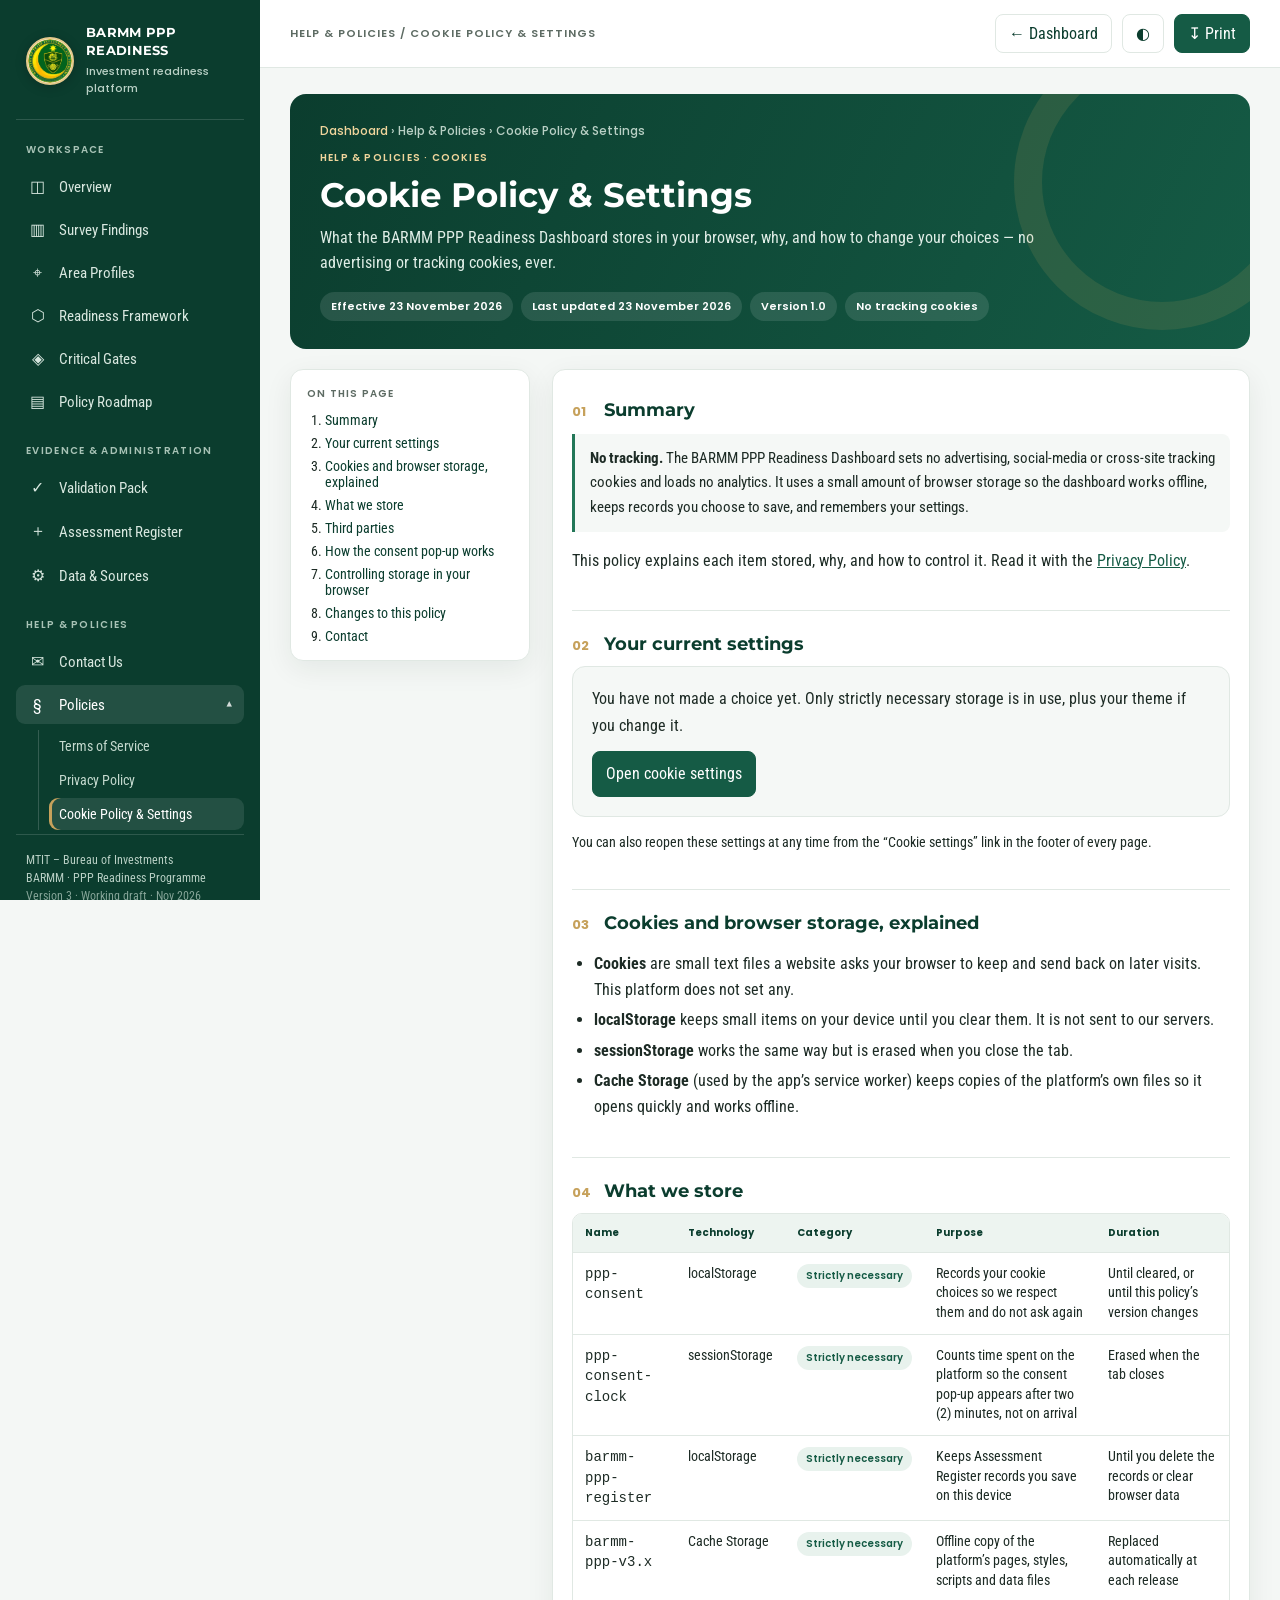
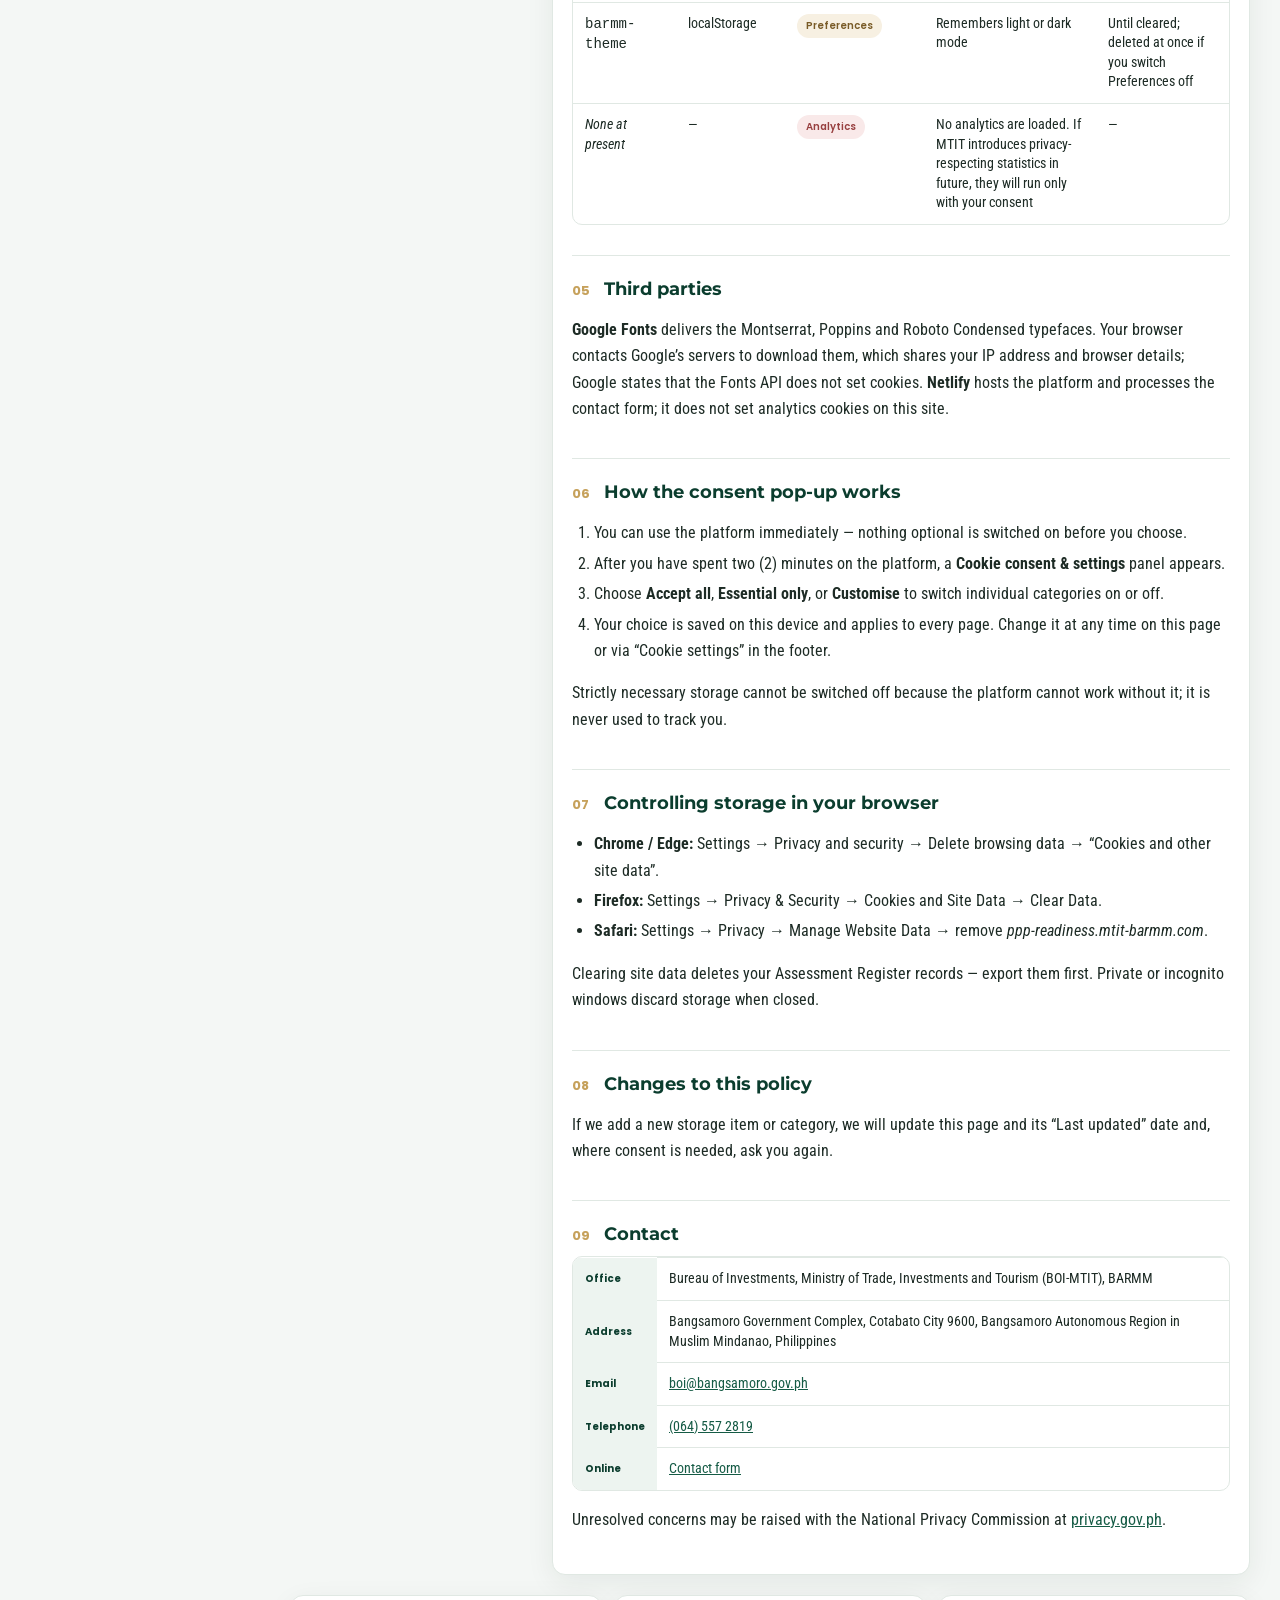
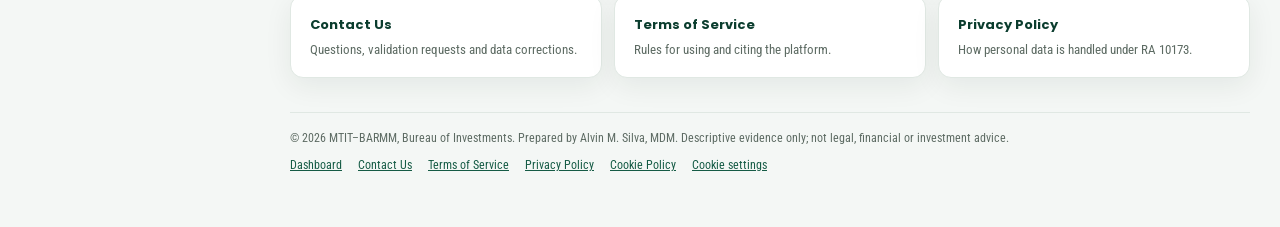
<file: public/cookie-policy.html>
<!doctype html>
<html lang="en-PH">
<head>
<meta charset="utf-8">
<meta name="viewport" content="width=device-width,initial-scale=1,viewport-fit=cover">
<title>Cookie Policy & Settings | BARMM PPP Readiness – MTIT</title>
<meta name="description" content="Cookie Policy and consent settings for the BARMM PPP Readiness Dashboard: no tracking cookies, the browser storage used, its purpose and duration, and how to change your choices.">
<meta name="keywords" content="BARMM PPP Readiness cookie policy, cookie settings, MTIT BARMM cookies, localStorage, consent, Data Privacy Act RA 10173">
<meta name="author" content="MTIT–BARMM, Bureau of Investments">
<meta name="robots" content="index,follow,max-image-preview:large">
<link rel="canonical" href="https://ppp-readiness.mtit-barmm.com/public/cookie-policy.html">
<meta name="theme-color" content="#0b3d2e">
<meta name="application-name" content="BARMM PPP Readiness">
<meta property="og:type" content="website">
<meta property="og:locale" content="en_PH">
<meta property="og:site_name" content="BARMM PPP Readiness">
<meta property="og:title" content="Cookie Policy & Settings | BARMM PPP Readiness">
<meta property="og:description" content="Cookie Policy and consent settings for the BARMM PPP Readiness Dashboard: no tracking cookies, the browser storage used, its purpose and duration, and how to change your choices.">
<meta property="og:url" content="https://ppp-readiness.mtit-barmm.com/public/cookie-policy.html">
<meta property="og:image" content="https://ppp-readiness.mtit-barmm.com/assets/mtit-icon-512.png">
<meta property="og:image:alt" content="Official seal of MTIT–BARMM">
<meta name="twitter:card" content="summary">
<meta name="twitter:title" content="Cookie Policy & Settings | BARMM PPP Readiness">
<meta name="twitter:description" content="Cookie Policy and consent settings for the BARMM PPP Readiness Dashboard: no tracking cookies, the browser storage used, its purpose and duration, and how to change your choices.">
<link rel="manifest" href="/manifest.webmanifest">
<link rel="icon" href="/assets/mtit-icon-192.png" sizes="192x192" type="image/png">
<link rel="apple-touch-icon" href="/assets/mtit-icon-192.png">
<link rel="preconnect" href="https://fonts.googleapis.com"><link rel="preconnect" href="https://fonts.gstatic.com" crossorigin>
<link href="https://fonts.googleapis.com/css2?family=Montserrat:wght@600;700;800&family=Poppins:wght@500;600;700&family=Roboto+Condensed:wght@400;500;600;700&display=swap" rel="stylesheet">
<link rel="stylesheet" href="/assets/styles.css">
<script src="/assets/site.js"></script>
<script type="application/ld+json">
{
"@context": "https://schema.org",
"@graph": [
{
"@type": "GovernmentOrganization",
"@id": "https://ppp-readiness.mtit-barmm.com/#org",
"name": "Bureau of Investments, Ministry of Trade, Investments and Tourism (MTIT) – BARMM",
"alternateName": "BOI-MTIT BARMM",
"url": "https://ppp-readiness.mtit-barmm.com/",
"logo": "https://ppp-readiness.mtit-barmm.com/assets/mtit-icon-512.png",
"email": "boi@bangsamoro.gov.ph",
"telephone": "+63-64-557-2819",
"address": {
"@type": "PostalAddress",
"streetAddress": "Bangsamoro Government Complex",
"addressLocality": "Cotabato City",
"postalCode": "9600",
"addressRegion": "Bangsamoro Autonomous Region in Muslim Mindanao",
"addressCountry": "PH"
},
"areaServed": {
"@type": "AdministrativeArea",
"name": "Bangsamoro Autonomous Region in Muslim Mindanao"
}
},
{
"@type": "BreadcrumbList",
"itemListElement": [
{
"@type": "ListItem",
"position": 1,
"name": "BARMM PPP Readiness Dashboard",
"item": "https://ppp-readiness.mtit-barmm.com/"
},
{
"@type": "ListItem",
"position": 2,
"name": "Cookie Policy & Settings",
"item": "https://ppp-readiness.mtit-barmm.com/public/cookie-policy.html"
}
]
},
{
"@type": "WebPage",
"@id": "https://ppp-readiness.mtit-barmm.com/public/cookie-policy.html#page",
"url": "https://ppp-readiness.mtit-barmm.com/public/cookie-policy.html",
"name": "Cookie Policy & Settings – BARMM PPP Readiness Dashboard",
"inLanguage": "en-PH",
"datePublished": "2026-11-23",
"dateModified": "2026-11-23",
"publisher": {
"@id": "https://ppp-readiness.mtit-barmm.com/#org"
},
"isPartOf": {
"@type": "WebSite",
"name": "BARMM PPP Readiness",
"url": "https://ppp-readiness.mtit-barmm.com/"
}
}
]
}
</script>
</head>
<body data-shell="static">
<a class="skip" href="#main">Skip to main content</a>
<div class="app">
<aside class="sidebar" id="sidebar" aria-label="Primary navigation">
 <a class="brand" href="/" style="text-decoration:none;color:inherit"><div class="brand-mark"><img src="/assets/MTIT-logo.webp" width="48" height="48" alt="Official seal of the Ministry of Trade, Investments and Tourism (MTIT), BARMM"></div><div><div class="brand-name" style="font:700 13px Montserrat,Arial,sans-serif;line-height:1.35;letter-spacing:.3px">BARMM PPP<br>READINESS</div><small>Investment readiness platform</small></div></a>
 <div class="nav-label">Workspace</div>
 <nav class="nav" aria-label="Workspace">
  <a href="/#overview"><span aria-hidden="true">◫</span>Overview</a>
  <a href="/#findings"><span aria-hidden="true">▥</span>Survey Findings</a>
  <a href="/#areas"><span aria-hidden="true">⌖</span>Area Profiles</a>
  <a href="/#framework"><span aria-hidden="true">⬡</span>Readiness Framework</a>
  <a href="/#gates"><span aria-hidden="true">◈</span>Critical Gates</a>
  <a href="/#roadmap"><span aria-hidden="true">▤</span>Policy Roadmap</a>
 </nav>
 <div class="nav-label">Evidence &amp; Administration</div>
 <nav class="nav" aria-label="Evidence and administration">
  <a href="/#validation"><span aria-hidden="true">✓</span>Validation Pack</a>
  <a href="/#register"><span aria-hidden="true">＋</span>Assessment Register</a>
  <a href="/#sources"><span aria-hidden="true">⚙</span>Data &amp; Sources</a>
 </nav>
 <div class="nav-label">Help &amp; Policies</div>
 <nav class="nav" aria-label="Help and policies">
  <a href="/public/contact.html"><span aria-hidden="true">✉</span>Contact Us</a>
  <button type="button" class="nav-toggle" aria-expanded="false" aria-controls="policyMenu"><span aria-hidden="true">§</span>Policies<i class="chev" aria-hidden="true">▾</i></button>
  <div class="subnav" id="policyMenu" hidden>
   <a href="/public/terms-of-service.html">Terms of Service</a>
   <a href="/public/privacy-policy.html">Privacy Policy</a>
   <a href="/public/cookie-policy.html" aria-current="page">Cookie Policy &amp; Settings</a>
  </div>
 </nav>
 <div class="sidebar-foot">MTIT – Bureau of Investments<br>BARMM · PPP Readiness Programme<br><span style="opacity:.7">Version 3 · Working draft · Nov 2026</span></div>
</aside>
<main class="main" id="main" tabindex="-1">
 <header class="topbar"><div style="display:flex;align-items:center;gap:14px"><button class="icon-btn menu-btn" id="menuBtn" aria-label="Open menu" aria-expanded="false" aria-controls="sidebar">☰</button><div class="crumb">HELP &amp; POLICIES / COOKIE POLICY &amp; SETTINGS</div></div>
 <div class="top-actions"><a class="btn" href="/" style="text-decoration:none">← <span>Dashboard</span></a><button class="btn" id="themeBtn" type="button" aria-label="Toggle dark mode">◐</button><button class="btn primary" id="printBtn" type="button">↧ <span>Print</span></button></div></header>
 <div class="content">
<header class="doc-hero">
  <nav class="crumbs" aria-label="Breadcrumb"><a href="/">Dashboard</a> › <span>Help &amp; Policies</span> › <span aria-current="page">Cookie Policy &amp; Settings</span></nav>
  <div class="eyebrow">Help &amp; Policies · Cookies</div>
  <h1>Cookie Policy &amp; Settings</h1>
  <p>What the BARMM PPP Readiness Dashboard stores in your browser, why, and how to change your choices — no advertising or tracking cookies, ever.</p>
  <div class="meta-row"><span class="pill">Effective 23 November 2026</span><span class="pill">Last updated 23 November 2026</span><span class="pill">Version 1.0</span><span class="pill">No tracking cookies</span></div>
 </header>
<div class="doc-layout">
 <nav class="card toc" aria-label="On this page"><h2>On this page</h2><ol><li><a href="#summary">Summary</a></li><li><a href="#settings">Your current settings</a></li><li><a href="#what">Cookies and browser storage, explained</a></li><li><a href="#inventory">What we store</a></li><li><a href="#third">Third parties</a></li><li><a href="#popup">How the consent pop-up works</a></li><li><a href="#browser">Controlling storage in your browser</a></li><li><a href="#changes">Changes to this policy</a></li><li><a href="#contact">Contact</a></li></ol></nav>
 <article class="card doc">
<section id="summary" aria-labelledby="summary-h"><h2 id="summary-h"><span class="n">01</span>Summary</h2>
<div class="callout"><strong>No tracking.</strong> The BARMM PPP Readiness Dashboard sets no advertising, social-media or cross-site tracking cookies and loads no analytics. It uses a small amount of browser storage so the dashboard works offline, keeps records you choose to save, and remembers your settings.</div>
<p>This policy explains each item stored, why, and how to control it. Read it with the <a href="/public/privacy-policy.html">Privacy Policy</a>.</p>
</section>
<section id="settings" aria-labelledby="settings-h"><h2 id="settings-h"><span class="n">02</span>Your current settings</h2>
<div class="card" style="box-shadow:none;background:var(--soft)">
<p id="ccStatus" aria-live="polite" style="margin:0 0 12px">Loading your current choice…</p>
<button type="button" class="btn primary" data-cookie-settings>Open cookie settings</button>
</div>
<p class="muted" style="font-size:14px">You can also reopen these settings at any time from the “Cookie settings” link in the footer of every page.</p>
</section>
<section id="what" aria-labelledby="what-h"><h2 id="what-h"><span class="n">03</span>Cookies and browser storage, explained</h2>
<ul><li><strong>Cookies</strong> are small text files a website asks your browser to keep and send back on later visits. This platform does not set any.</li>
<li><strong>localStorage</strong> keeps small items on your device until you clear them. It is not sent to our servers.</li>
<li><strong>sessionStorage</strong> works the same way but is erased when you close the tab.</li>
<li><strong>Cache Storage</strong> (used by the app’s service worker) keeps copies of the platform’s own files so it opens quickly and works offline.</li></ul>
</section>
<section id="inventory" aria-labelledby="inventory-h"><h2 id="inventory-h"><span class="n">04</span>What we store</h2>
<div class="table-wrap"><table class="data-table"><thead><tr><th>Name</th><th>Technology</th><th>Category</th><th>Purpose</th><th>Duration</th></tr></thead><tbody>
<tr><td><code>ppp-consent</code></td><td>localStorage</td><td><span class="pill">Strictly necessary</span></td><td>Records your cookie choices so we respect them and do not ask again</td><td>Until cleared, or until this policy’s version changes</td></tr>
<tr><td><code>ppp-consent-clock</code></td><td>sessionStorage</td><td><span class="pill">Strictly necessary</span></td><td>Counts time spent on the platform so the consent pop-up appears after two (2) minutes, not on arrival</td><td>Erased when the tab closes</td></tr>
<tr><td><code>barmm-ppp-register</code></td><td>localStorage</td><td><span class="pill">Strictly necessary</span></td><td>Keeps Assessment Register records you save on this device</td><td>Until you delete the records or clear browser data</td></tr>
<tr><td><code>barmm-ppp-v3.x</code></td><td>Cache Storage</td><td><span class="pill">Strictly necessary</span></td><td>Offline copy of the platform’s pages, styles, scripts and data files</td><td>Replaced automatically at each release</td></tr>
<tr><td><code>barmm-theme</code></td><td>localStorage</td><td><span class="pill gold">Preferences</span></td><td>Remembers light or dark mode</td><td>Until cleared; deleted at once if you switch Preferences off</td></tr>
<tr><td><em>None at present</em></td><td>—</td><td><span class="pill red">Analytics</span></td><td>No analytics are loaded. If MTIT introduces privacy-respecting statistics in future, they will run only with your consent</td><td>—</td></tr>
</tbody></table></div>
</section>
<section id="third" aria-labelledby="third-h"><h2 id="third-h"><span class="n">05</span>Third parties</h2>
<p><strong>Google Fonts</strong> delivers the Montserrat, Poppins and Roboto Condensed typefaces. Your browser contacts Google’s servers to download them, which shares your IP address and browser details; Google states that the Fonts API does not set cookies. <strong>Netlify</strong> hosts the platform and processes the contact form; it does not set analytics cookies on this site.</p>
</section>
<section id="popup" aria-labelledby="popup-h"><h2 id="popup-h"><span class="n">06</span>How the consent pop-up works</h2>
<ol><li>You can use the platform immediately — nothing optional is switched on before you choose.</li>
<li>After you have spent two (2) minutes on the platform, a <strong>Cookie consent &amp; settings</strong> panel appears.</li>
<li>Choose <strong>Accept all</strong>, <strong>Essential only</strong>, or <strong>Customise</strong> to switch individual categories on or off.</li>
<li>Your choice is saved on this device and applies to every page. Change it at any time on this page or via “Cookie settings” in the footer.</li></ol>
<p>Strictly necessary storage cannot be switched off because the platform cannot work without it; it is never used to track you.</p>
</section>
<section id="browser" aria-labelledby="browser-h"><h2 id="browser-h"><span class="n">07</span>Controlling storage in your browser</h2>
<ul><li><strong>Chrome / Edge:</strong> Settings → Privacy and security → Delete browsing data → “Cookies and other site data”.</li>
<li><strong>Firefox:</strong> Settings → Privacy &amp; Security → Cookies and Site Data → Clear Data.</li>
<li><strong>Safari:</strong> Settings → Privacy → Manage Website Data → remove <em>ppp-readiness.mtit-barmm.com</em>.</li></ul>
<p>Clearing site data deletes your Assessment Register records — export them first. Private or incognito windows discard storage when closed.</p>
</section>
<section id="changes" aria-labelledby="changes-h"><h2 id="changes-h"><span class="n">08</span>Changes to this policy</h2>
<p>If we add a new storage item or category, we will update this page and its “Last updated” date and, where consent is needed, ask you again.</p>
</section>
<section id="contact" aria-labelledby="contact-h"><h2 id="contact-h"><span class="n">09</span>Contact</h2>
<div class="table-wrap"><table class="data-table"><tbody>
<tr><th scope="row">Office</th><td>Bureau of Investments, Ministry of Trade, Investments and Tourism (BOI-MTIT), BARMM</td></tr>
<tr><th scope="row">Address</th><td>Bangsamoro Government Complex, Cotabato City 9600, Bangsamoro Autonomous Region in Muslim Mindanao, Philippines</td></tr>
<tr><th scope="row">Email</th><td><a href="mailto:boi@bangsamoro.gov.ph">boi@bangsamoro.gov.ph</a></td></tr>
<tr><th scope="row">Telephone</th><td><a href="tel:+63645572819">(064) 557 2819</a></td></tr>
<tr><th scope="row">Online</th><td><a href="/public/contact.html">Contact form</a></td></tr>
</tbody></table></div><p>Unresolved concerns may be raised with the National Privacy Commission at <a href="https://privacy.gov.ph" rel="noopener" target="_blank">privacy.gov.ph</a>.</p>
</section>
 </article>
</div>
<div class="related" aria-label="Related pages"><a href="/public/contact.html"><div class="card"><b>Contact Us</b><span>Questions, validation requests and data corrections.</span></div></a><a href="/public/terms-of-service.html"><div class="card"><b>Terms of Service</b><span>Rules for using and citing the platform.</span></div></a><a href="/public/privacy-policy.html"><div class="card"><b>Privacy Policy</b><span>How personal data is handled under RA 10173.</span></div></a></div>
<footer class="site">© 2026 MTIT–BARMM, Bureau of Investments. Prepared by Alvin M. Silva, MDM. Descriptive evidence only; not legal, financial or investment advice.
 <nav aria-label="Footer"><a href="/">Dashboard</a><a href="/public/contact.html">Contact Us</a><a href="/public/terms-of-service.html">Terms of Service</a><a href="/public/privacy-policy.html">Privacy Policy</a><a href="/public/cookie-policy.html">Cookie Policy</a><button type="button" class="linkish" data-cookie-settings>Cookie settings</button></nav></footer>
 </div>
</main></div>
<div class="toast" id="toast" role="status" aria-live="polite"></div>
</body></html>
</file>
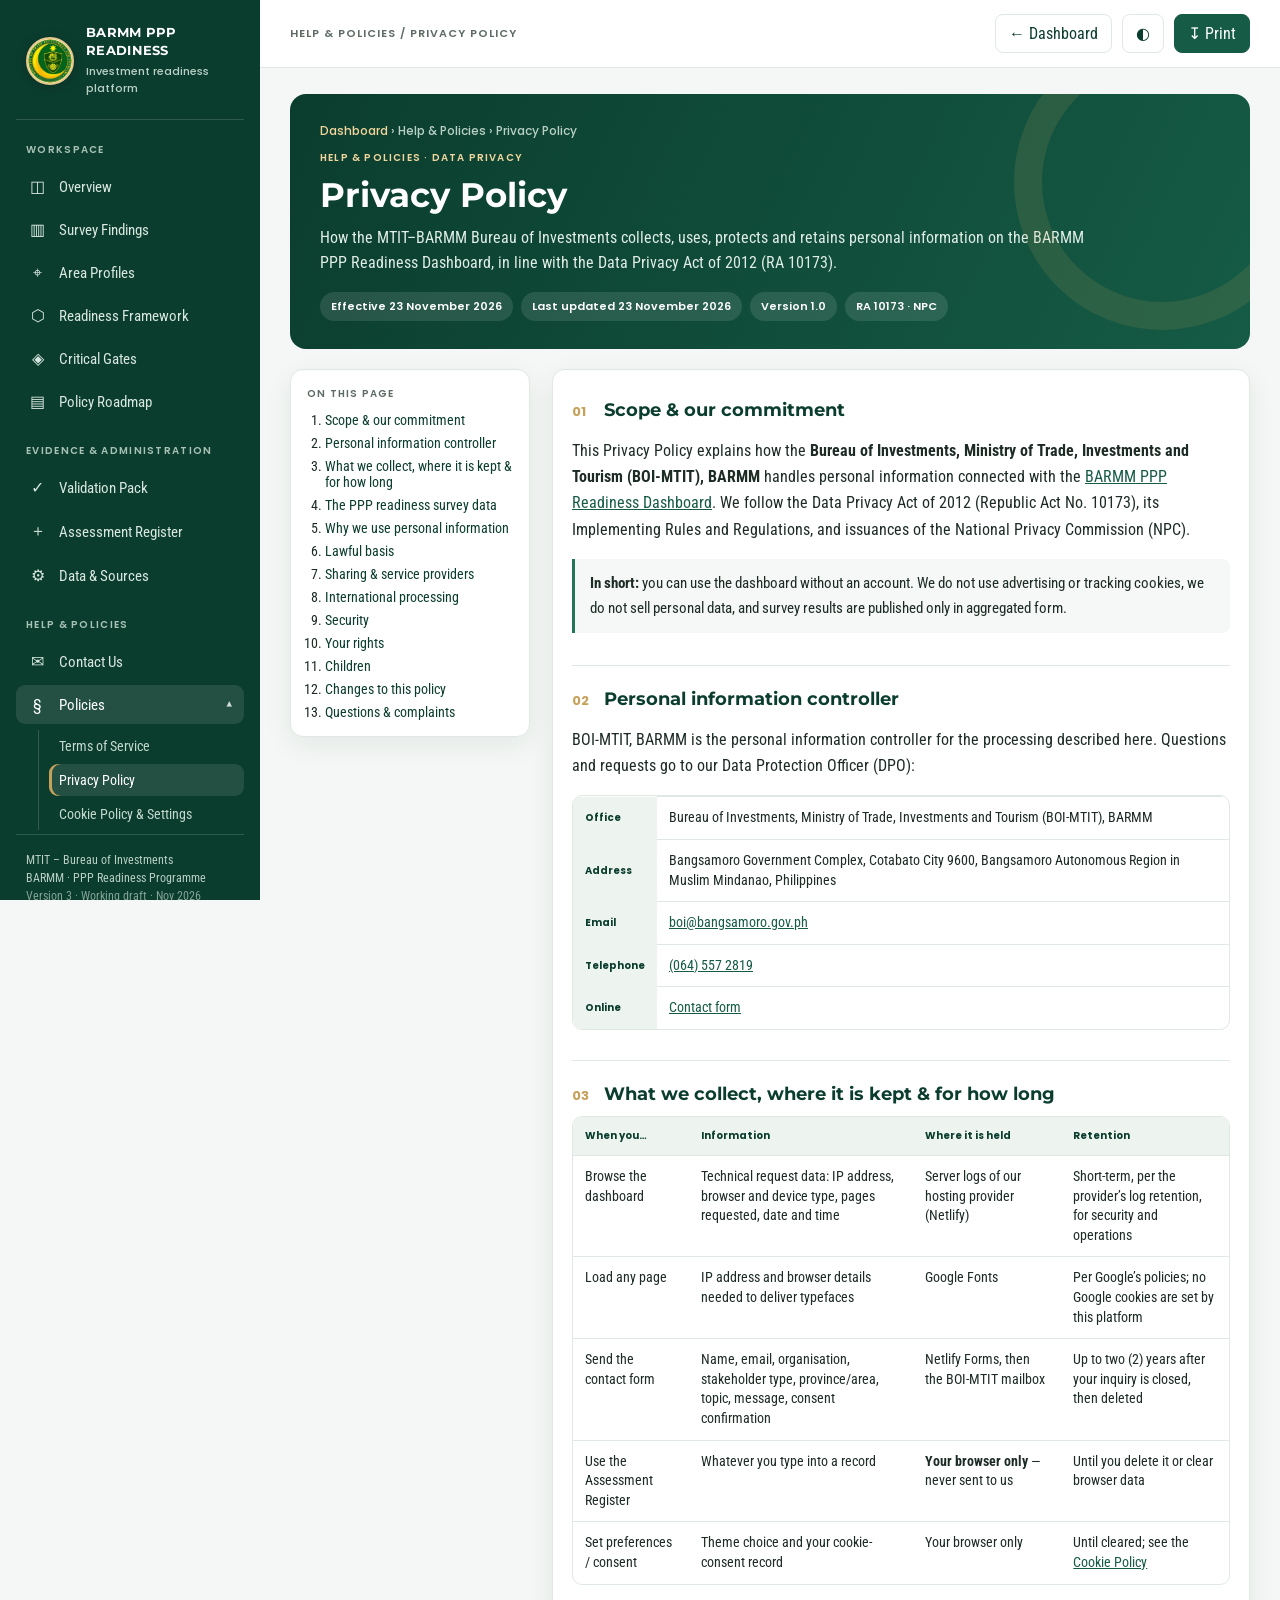
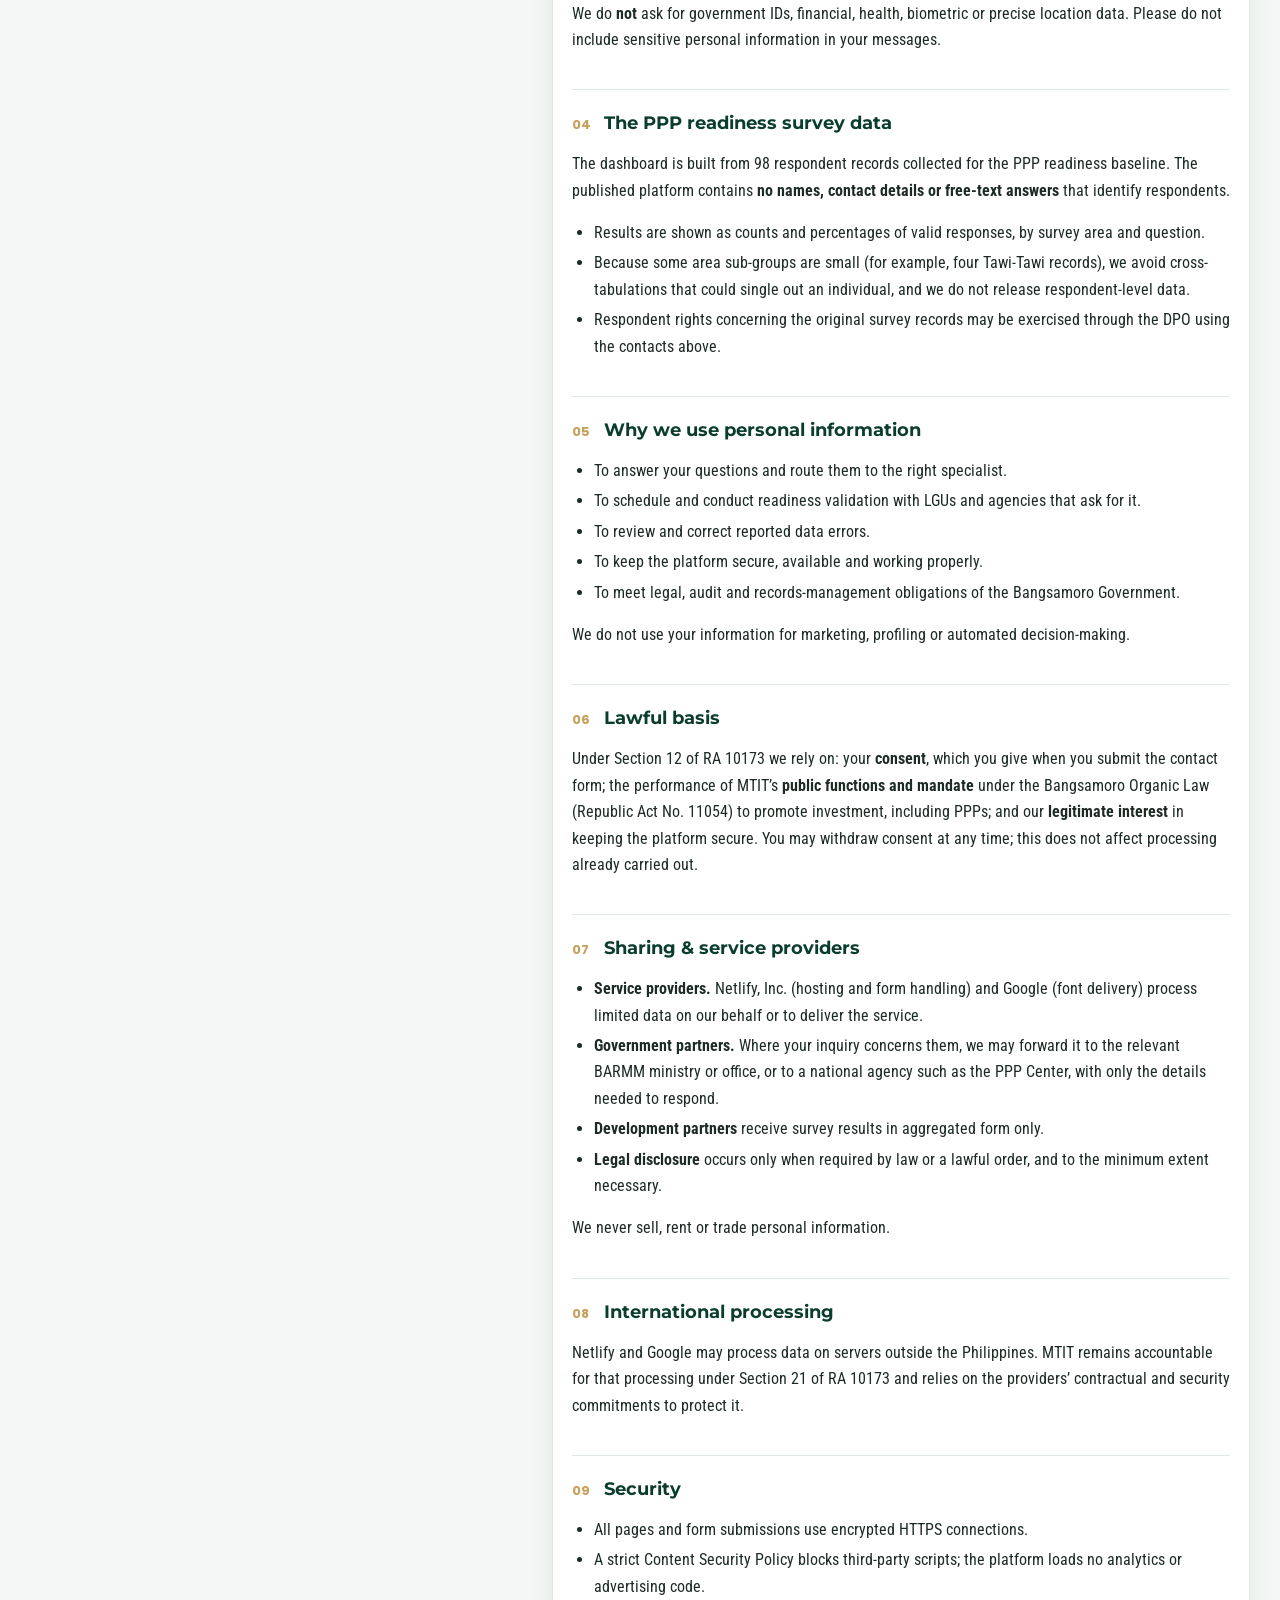
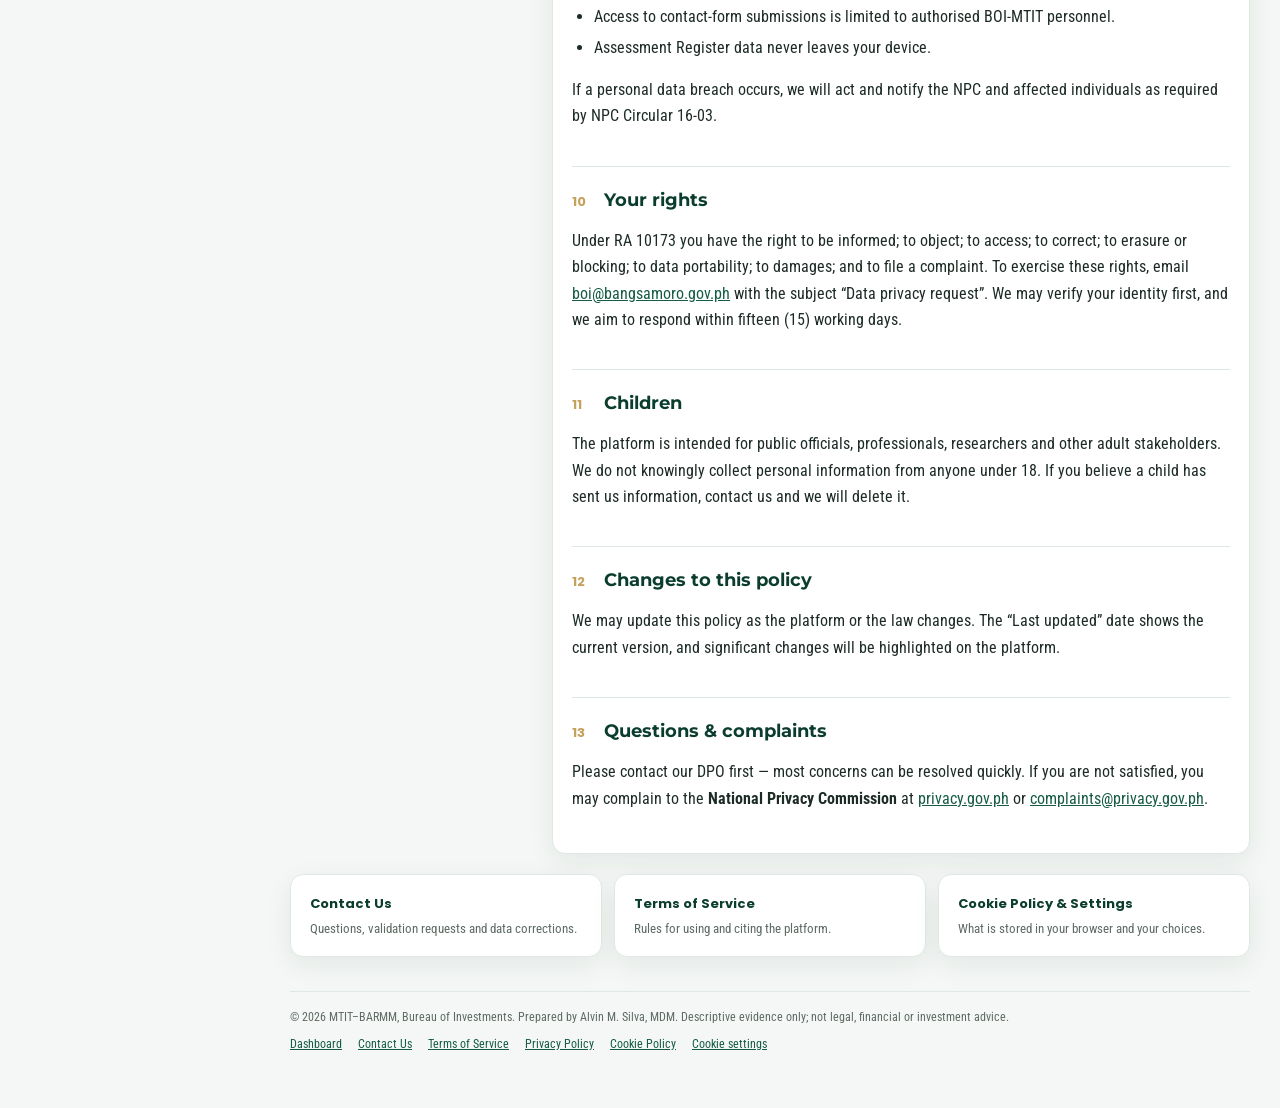
<file: public/privacy-policy.html>
<!doctype html>
<html lang="en-PH">
<head>
<meta charset="utf-8">
<meta name="viewport" content="width=device-width,initial-scale=1,viewport-fit=cover">
<title>Privacy Policy | BARMM PPP Readiness – MTIT Bureau of Investments</title>
<meta name="description" content="Privacy Policy of the BARMM PPP Readiness Dashboard: what personal data MTIT–BARMM collects, why, how long it is kept, and your rights under the Data Privacy Act of 2012 (RA 10173).">
<meta name="keywords" content="BARMM PPP Readiness privacy policy, MTIT BARMM data privacy, Data Privacy Act RA 10173, National Privacy Commission, Bangsamoro data protection">
<meta name="author" content="MTIT–BARMM, Bureau of Investments">
<meta name="robots" content="index,follow,max-image-preview:large">
<link rel="canonical" href="https://ppp-readiness.mtit-barmm.com/public/privacy-policy.html">
<meta name="theme-color" content="#0b3d2e">
<meta name="application-name" content="BARMM PPP Readiness">
<meta property="og:type" content="website">
<meta property="og:locale" content="en_PH">
<meta property="og:site_name" content="BARMM PPP Readiness">
<meta property="og:title" content="Privacy Policy | BARMM PPP Readiness – MTIT Bureau of Investments">
<meta property="og:description" content="Privacy Policy of the BARMM PPP Readiness Dashboard: what personal data MTIT–BARMM collects, why, how long it is kept, and your rights under the Data Privacy Act of 2012 (RA 10173).">
<meta property="og:url" content="https://ppp-readiness.mtit-barmm.com/public/privacy-policy.html">
<meta property="og:image" content="https://ppp-readiness.mtit-barmm.com/assets/mtit-icon-512.png">
<meta property="og:image:alt" content="Official seal of MTIT–BARMM">
<meta name="twitter:card" content="summary">
<meta name="twitter:title" content="Privacy Policy | BARMM PPP Readiness – MTIT Bureau of Investments">
<meta name="twitter:description" content="Privacy Policy of the BARMM PPP Readiness Dashboard: what personal data MTIT–BARMM collects, why, how long it is kept, and your rights under the Data Privacy Act of 2012 (RA 10173).">
<link rel="manifest" href="/manifest.webmanifest">
<link rel="icon" href="/assets/mtit-icon-192.png" sizes="192x192" type="image/png">
<link rel="apple-touch-icon" href="/assets/mtit-icon-192.png">
<link rel="preconnect" href="https://fonts.googleapis.com"><link rel="preconnect" href="https://fonts.gstatic.com" crossorigin>
<link href="https://fonts.googleapis.com/css2?family=Montserrat:wght@600;700;800&family=Poppins:wght@500;600;700&family=Roboto+Condensed:wght@400;500;600;700&display=swap" rel="stylesheet">
<link rel="stylesheet" href="/assets/styles.css">
<script src="/assets/site.js"></script>
<script type="application/ld+json">
{
"@context": "https://schema.org",
"@graph": [
{
"@type": "GovernmentOrganization",
"@id": "https://ppp-readiness.mtit-barmm.com/#org",
"name": "Bureau of Investments, Ministry of Trade, Investments and Tourism (MTIT) – BARMM",
"alternateName": "BOI-MTIT BARMM",
"url": "https://ppp-readiness.mtit-barmm.com/",
"logo": "https://ppp-readiness.mtit-barmm.com/assets/mtit-icon-512.png",
"email": "boi@bangsamoro.gov.ph",
"telephone": "+63-64-557-2819",
"address": {
"@type": "PostalAddress",
"streetAddress": "Bangsamoro Government Complex",
"addressLocality": "Cotabato City",
"postalCode": "9600",
"addressRegion": "Bangsamoro Autonomous Region in Muslim Mindanao",
"addressCountry": "PH"
},
"areaServed": {
"@type": "AdministrativeArea",
"name": "Bangsamoro Autonomous Region in Muslim Mindanao"
}
},
{
"@type": "BreadcrumbList",
"itemListElement": [
{
"@type": "ListItem",
"position": 1,
"name": "BARMM PPP Readiness Dashboard",
"item": "https://ppp-readiness.mtit-barmm.com/"
},
{
"@type": "ListItem",
"position": 2,
"name": "Privacy Policy",
"item": "https://ppp-readiness.mtit-barmm.com/public/privacy-policy.html"
}
]
},
{
"@type": "WebPage",
"@id": "https://ppp-readiness.mtit-barmm.com/public/privacy-policy.html#page",
"url": "https://ppp-readiness.mtit-barmm.com/public/privacy-policy.html",
"name": "Privacy Policy – BARMM PPP Readiness Dashboard",
"inLanguage": "en-PH",
"datePublished": "2026-11-23",
"dateModified": "2026-11-23",
"publisher": {
"@id": "https://ppp-readiness.mtit-barmm.com/#org"
},
"isPartOf": {
"@type": "WebSite",
"name": "BARMM PPP Readiness",
"url": "https://ppp-readiness.mtit-barmm.com/"
}
}
]
}
</script>
</head>
<body data-shell="static">
<a class="skip" href="#main">Skip to main content</a>
<div class="app">
<aside class="sidebar" id="sidebar" aria-label="Primary navigation">
 <a class="brand" href="/" style="text-decoration:none;color:inherit"><div class="brand-mark"><img src="/assets/MTIT-logo.webp" width="48" height="48" alt="Official seal of the Ministry of Trade, Investments and Tourism (MTIT), BARMM"></div><div><div class="brand-name" style="font:700 13px Montserrat,Arial,sans-serif;line-height:1.35;letter-spacing:.3px">BARMM PPP<br>READINESS</div><small>Investment readiness platform</small></div></a>
 <div class="nav-label">Workspace</div>
 <nav class="nav" aria-label="Workspace">
  <a href="/#overview"><span aria-hidden="true">◫</span>Overview</a>
  <a href="/#findings"><span aria-hidden="true">▥</span>Survey Findings</a>
  <a href="/#areas"><span aria-hidden="true">⌖</span>Area Profiles</a>
  <a href="/#framework"><span aria-hidden="true">⬡</span>Readiness Framework</a>
  <a href="/#gates"><span aria-hidden="true">◈</span>Critical Gates</a>
  <a href="/#roadmap"><span aria-hidden="true">▤</span>Policy Roadmap</a>
 </nav>
 <div class="nav-label">Evidence &amp; Administration</div>
 <nav class="nav" aria-label="Evidence and administration">
  <a href="/#validation"><span aria-hidden="true">✓</span>Validation Pack</a>
  <a href="/#register"><span aria-hidden="true">＋</span>Assessment Register</a>
  <a href="/#sources"><span aria-hidden="true">⚙</span>Data &amp; Sources</a>
 </nav>
 <div class="nav-label">Help &amp; Policies</div>
 <nav class="nav" aria-label="Help and policies">
  <a href="/public/contact.html"><span aria-hidden="true">✉</span>Contact Us</a>
  <button type="button" class="nav-toggle" aria-expanded="false" aria-controls="policyMenu"><span aria-hidden="true">§</span>Policies<i class="chev" aria-hidden="true">▾</i></button>
  <div class="subnav" id="policyMenu" hidden>
   <a href="/public/terms-of-service.html">Terms of Service</a>
   <a href="/public/privacy-policy.html" aria-current="page">Privacy Policy</a>
   <a href="/public/cookie-policy.html">Cookie Policy &amp; Settings</a>
  </div>
 </nav>
 <div class="sidebar-foot">MTIT – Bureau of Investments<br>BARMM · PPP Readiness Programme<br><span style="opacity:.7">Version 3 · Working draft · Nov 2026</span></div>
</aside>
<main class="main" id="main" tabindex="-1">
 <header class="topbar"><div style="display:flex;align-items:center;gap:14px"><button class="icon-btn menu-btn" id="menuBtn" aria-label="Open menu" aria-expanded="false" aria-controls="sidebar">☰</button><div class="crumb">HELP &amp; POLICIES / PRIVACY POLICY</div></div>
 <div class="top-actions"><a class="btn" href="/" style="text-decoration:none">← <span>Dashboard</span></a><button class="btn" id="themeBtn" type="button" aria-label="Toggle dark mode">◐</button><button class="btn primary" id="printBtn" type="button">↧ <span>Print</span></button></div></header>
 <div class="content">
<header class="doc-hero">
  <nav class="crumbs" aria-label="Breadcrumb"><a href="/">Dashboard</a> › <span>Help &amp; Policies</span> › <span aria-current="page">Privacy Policy</span></nav>
  <div class="eyebrow">Help &amp; Policies · Data privacy</div>
  <h1>Privacy Policy</h1>
  <p>How the MTIT–BARMM Bureau of Investments collects, uses, protects and retains personal information on the BARMM PPP Readiness Dashboard, in line with the Data Privacy Act of 2012 (RA 10173).</p>
  <div class="meta-row"><span class="pill">Effective 23 November 2026</span><span class="pill">Last updated 23 November 2026</span><span class="pill">Version 1.0</span><span class="pill">RA 10173 · NPC</span></div>
 </header>
<div class="doc-layout">
 <nav class="card toc" aria-label="On this page"><h2>On this page</h2><ol><li><a href="#scope">Scope &amp; our commitment</a></li><li><a href="#controller">Personal information controller</a></li><li><a href="#collect">What we collect, where it is kept &amp; for how long</a></li><li><a href="#survey">The PPP readiness survey data</a></li><li><a href="#purposes">Why we use personal information</a></li><li><a href="#basis">Lawful basis</a></li><li><a href="#sharing">Sharing &amp; service providers</a></li><li><a href="#transfers">International processing</a></li><li><a href="#security">Security</a></li><li><a href="#rights">Your rights</a></li><li><a href="#children">Children</a></li><li><a href="#changes">Changes to this policy</a></li><li><a href="#complaints">Questions &amp; complaints</a></li></ol></nav>
 <article class="card doc">
<section id="scope" aria-labelledby="scope-h"><h2 id="scope-h"><span class="n">01</span>Scope &amp; our commitment</h2>
<p>This Privacy Policy explains how the <strong>Bureau of Investments, Ministry of Trade, Investments and Tourism (BOI-MTIT), BARMM</strong> handles personal information connected with the <a href="/">BARMM PPP Readiness Dashboard</a>. We follow the Data Privacy Act of 2012 (Republic Act No. 10173), its Implementing Rules and Regulations, and issuances of the National Privacy Commission (NPC).</p>
<div class="callout"><strong>In short:</strong> you can use the dashboard without an account. We do not use advertising or tracking cookies, we do not sell personal data, and survey results are published only in aggregated form.</div>
</section>
<section id="controller" aria-labelledby="controller-h"><h2 id="controller-h"><span class="n">02</span>Personal information controller</h2>
<p>BOI-MTIT, BARMM is the personal information controller for the processing described here. Questions and requests go to our Data Protection Officer (DPO):</p><div class="table-wrap"><table class="data-table"><tbody>
<tr><th scope="row">Office</th><td>Bureau of Investments, Ministry of Trade, Investments and Tourism (BOI-MTIT), BARMM</td></tr>
<tr><th scope="row">Address</th><td>Bangsamoro Government Complex, Cotabato City 9600, Bangsamoro Autonomous Region in Muslim Mindanao, Philippines</td></tr>
<tr><th scope="row">Email</th><td><a href="mailto:boi@bangsamoro.gov.ph">boi@bangsamoro.gov.ph</a></td></tr>
<tr><th scope="row">Telephone</th><td><a href="tel:+63645572819">(064) 557 2819</a></td></tr>
<tr><th scope="row">Online</th><td><a href="/public/contact.html">Contact form</a></td></tr>
</tbody></table></div>
</section>
<section id="collect" aria-labelledby="collect-h"><h2 id="collect-h"><span class="n">03</span>What we collect, where it is kept &amp; for how long</h2>
<div class="table-wrap"><table class="data-table"><thead><tr><th>When you…</th><th>Information</th><th>Where it is held</th><th>Retention</th></tr></thead><tbody>
<tr><td>Browse the dashboard</td><td>Technical request data: IP address, browser and device type, pages requested, date and time</td><td>Server logs of our hosting provider (Netlify)</td><td>Short-term, per the provider’s log retention, for security and operations</td></tr>
<tr><td>Load any page</td><td>IP address and browser details needed to deliver typefaces</td><td>Google Fonts</td><td>Per Google’s policies; no Google cookies are set by this platform</td></tr>
<tr><td>Send the contact form</td><td>Name, email, organisation, stakeholder type, province/area, topic, message, consent confirmation</td><td>Netlify Forms, then the BOI-MTIT mailbox</td><td>Up to two (2) years after your inquiry is closed, then deleted</td></tr>
<tr><td>Use the Assessment Register</td><td>Whatever you type into a record</td><td><strong>Your browser only</strong> — never sent to us</td><td>Until you delete it or clear browser data</td></tr>
<tr><td>Set preferences / consent</td><td>Theme choice and your cookie-consent record</td><td>Your browser only</td><td>Until cleared; see the <a href="/public/cookie-policy.html">Cookie Policy</a></td></tr>
</tbody></table></div>
<p>We do <strong>not</strong> ask for government IDs, financial, health, biometric or precise location data. Please do not include sensitive personal information in your messages.</p>
</section>
<section id="survey" aria-labelledby="survey-h"><h2 id="survey-h"><span class="n">04</span>The PPP readiness survey data</h2>
<p>The dashboard is built from 98 respondent records collected for the PPP readiness baseline. The published platform contains <strong>no names, contact details or free-text answers</strong> that identify respondents.</p>
<ul><li>Results are shown as counts and percentages of valid responses, by survey area and question.</li>
<li>Because some area sub-groups are small (for example, four Tawi-Tawi records), we avoid cross-tabulations that could single out an individual, and we do not release respondent-level data.</li>
<li>Respondent rights concerning the original survey records may be exercised through the DPO using the contacts above.</li></ul>
</section>
<section id="purposes" aria-labelledby="purposes-h"><h2 id="purposes-h"><span class="n">05</span>Why we use personal information</h2>
<ul><li>To answer your questions and route them to the right specialist.</li>
<li>To schedule and conduct readiness validation with LGUs and agencies that ask for it.</li>
<li>To review and correct reported data errors.</li>
<li>To keep the platform secure, available and working properly.</li>
<li>To meet legal, audit and records-management obligations of the Bangsamoro Government.</li></ul>
<p>We do not use your information for marketing, profiling or automated decision-making.</p>
</section>
<section id="basis" aria-labelledby="basis-h"><h2 id="basis-h"><span class="n">06</span>Lawful basis</h2>
<p>Under Section 12 of RA 10173 we rely on: your <strong>consent</strong>, which you give when you submit the contact form; the performance of MTIT’s <strong>public functions and mandate</strong> under the Bangsamoro Organic Law (Republic Act No. 11054) to promote investment, including PPPs; and our <strong>legitimate interest</strong> in keeping the platform secure. You may withdraw consent at any time; this does not affect processing already carried out.</p>
</section>
<section id="sharing" aria-labelledby="sharing-h"><h2 id="sharing-h"><span class="n">07</span>Sharing &amp; service providers</h2>
<ul><li><strong>Service providers.</strong> Netlify, Inc. (hosting and form handling) and Google (font delivery) process limited data on our behalf or to deliver the service.</li>
<li><strong>Government partners.</strong> Where your inquiry concerns them, we may forward it to the relevant BARMM ministry or office, or to a national agency such as the PPP Center, with only the details needed to respond.</li>
<li><strong>Development partners</strong> receive survey results in aggregated form only.</li>
<li><strong>Legal disclosure</strong> occurs only when required by law or a lawful order, and to the minimum extent necessary.</li></ul>
<p>We never sell, rent or trade personal information.</p>
</section>
<section id="transfers" aria-labelledby="transfers-h"><h2 id="transfers-h"><span class="n">08</span>International processing</h2>
<p>Netlify and Google may process data on servers outside the Philippines. MTIT remains accountable for that processing under Section 21 of RA 10173 and relies on the providers’ contractual and security commitments to protect it.</p>
</section>
<section id="security" aria-labelledby="security-h"><h2 id="security-h"><span class="n">09</span>Security</h2>
<ul><li>All pages and form submissions use encrypted HTTPS connections.</li>
<li>A strict Content Security Policy blocks third-party scripts; the platform loads no analytics or advertising code.</li>
<li>Access to contact-form submissions is limited to authorised BOI-MTIT personnel.</li>
<li>Assessment Register data never leaves your device.</li></ul>
<p>If a personal data breach occurs, we will act and notify the NPC and affected individuals as required by NPC Circular 16-03.</p>
</section>
<section id="rights" aria-labelledby="rights-h"><h2 id="rights-h"><span class="n">10</span>Your rights</h2>
<p>Under RA 10173 you have the right to be informed; to object; to access; to correct; to erasure or blocking; to data portability; to damages; and to file a complaint. To exercise these rights, email <a href="mailto:boi@bangsamoro.gov.ph?subject=Data%20privacy%20request">boi@bangsamoro.gov.ph</a> with the subject “Data privacy request”. We may verify your identity first, and we aim to respond within fifteen (15) working days.</p>
</section>
<section id="children" aria-labelledby="children-h"><h2 id="children-h"><span class="n">11</span>Children</h2>
<p>The platform is intended for public officials, professionals, researchers and other adult stakeholders. We do not knowingly collect personal information from anyone under 18. If you believe a child has sent us information, contact us and we will delete it.</p>
</section>
<section id="changes" aria-labelledby="changes-h"><h2 id="changes-h"><span class="n">12</span>Changes to this policy</h2>
<p>We may update this policy as the platform or the law changes. The “Last updated” date shows the current version, and significant changes will be highlighted on the platform.</p>
</section>
<section id="complaints" aria-labelledby="complaints-h"><h2 id="complaints-h"><span class="n">13</span>Questions &amp; complaints</h2>
<p>Please contact our DPO first — most concerns can be resolved quickly. If you are not satisfied, you may complain to the <strong>National Privacy Commission</strong> at <a href="https://privacy.gov.ph" rel="noopener" target="_blank">privacy.gov.ph</a> or <a href="mailto:complaints@privacy.gov.ph">complaints@privacy.gov.ph</a>.</p>
</section>
 </article>
</div>
<div class="related" aria-label="Related pages"><a href="/public/contact.html"><div class="card"><b>Contact Us</b><span>Questions, validation requests and data corrections.</span></div></a><a href="/public/terms-of-service.html"><div class="card"><b>Terms of Service</b><span>Rules for using and citing the platform.</span></div></a><a href="/public/cookie-policy.html"><div class="card"><b>Cookie Policy &amp; Settings</b><span>What is stored in your browser and your choices.</span></div></a></div>
<footer class="site">© 2026 MTIT–BARMM, Bureau of Investments. Prepared by Alvin M. Silva, MDM. Descriptive evidence only; not legal, financial or investment advice.
 <nav aria-label="Footer"><a href="/">Dashboard</a><a href="/public/contact.html">Contact Us</a><a href="/public/terms-of-service.html">Terms of Service</a><a href="/public/privacy-policy.html">Privacy Policy</a><a href="/public/cookie-policy.html">Cookie Policy</a><button type="button" class="linkish" data-cookie-settings>Cookie settings</button></nav></footer>
 </div>
</main></div>
<div class="toast" id="toast" role="status" aria-live="polite"></div>
</body></html>
</file>
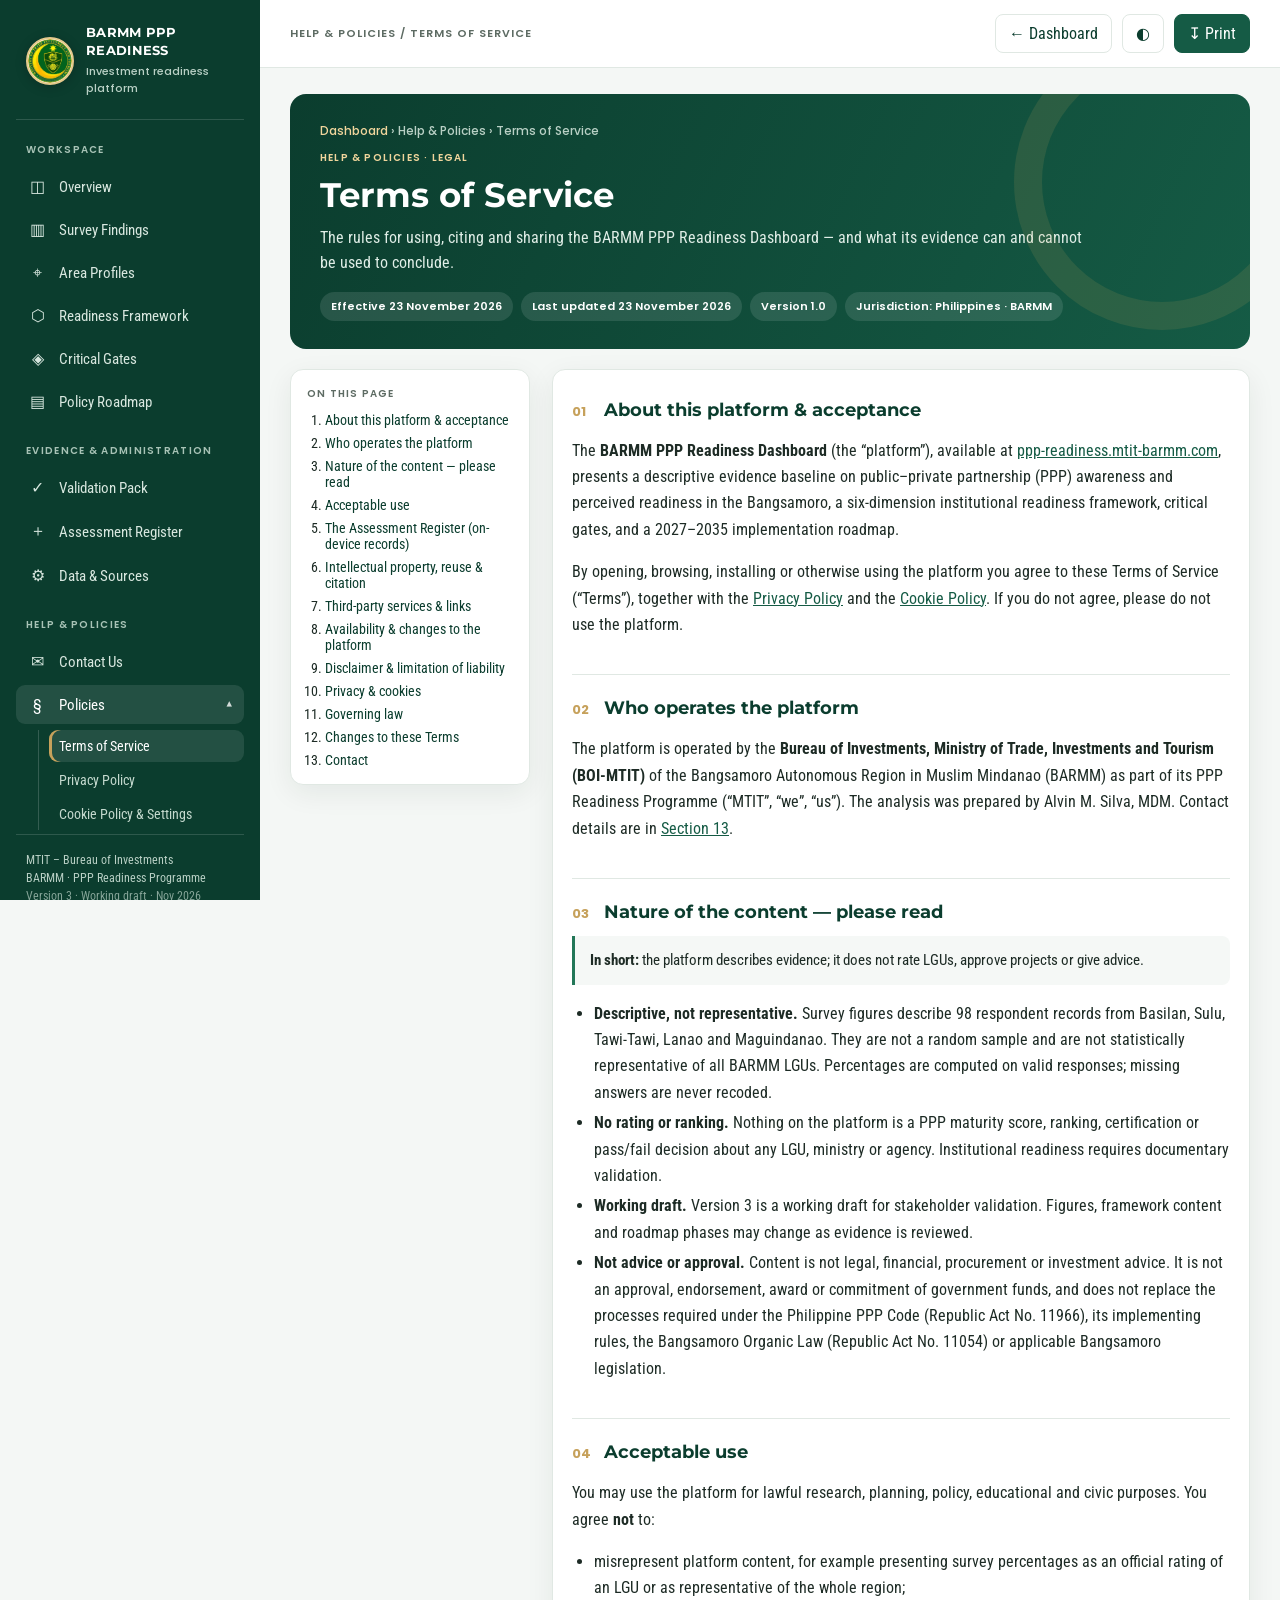
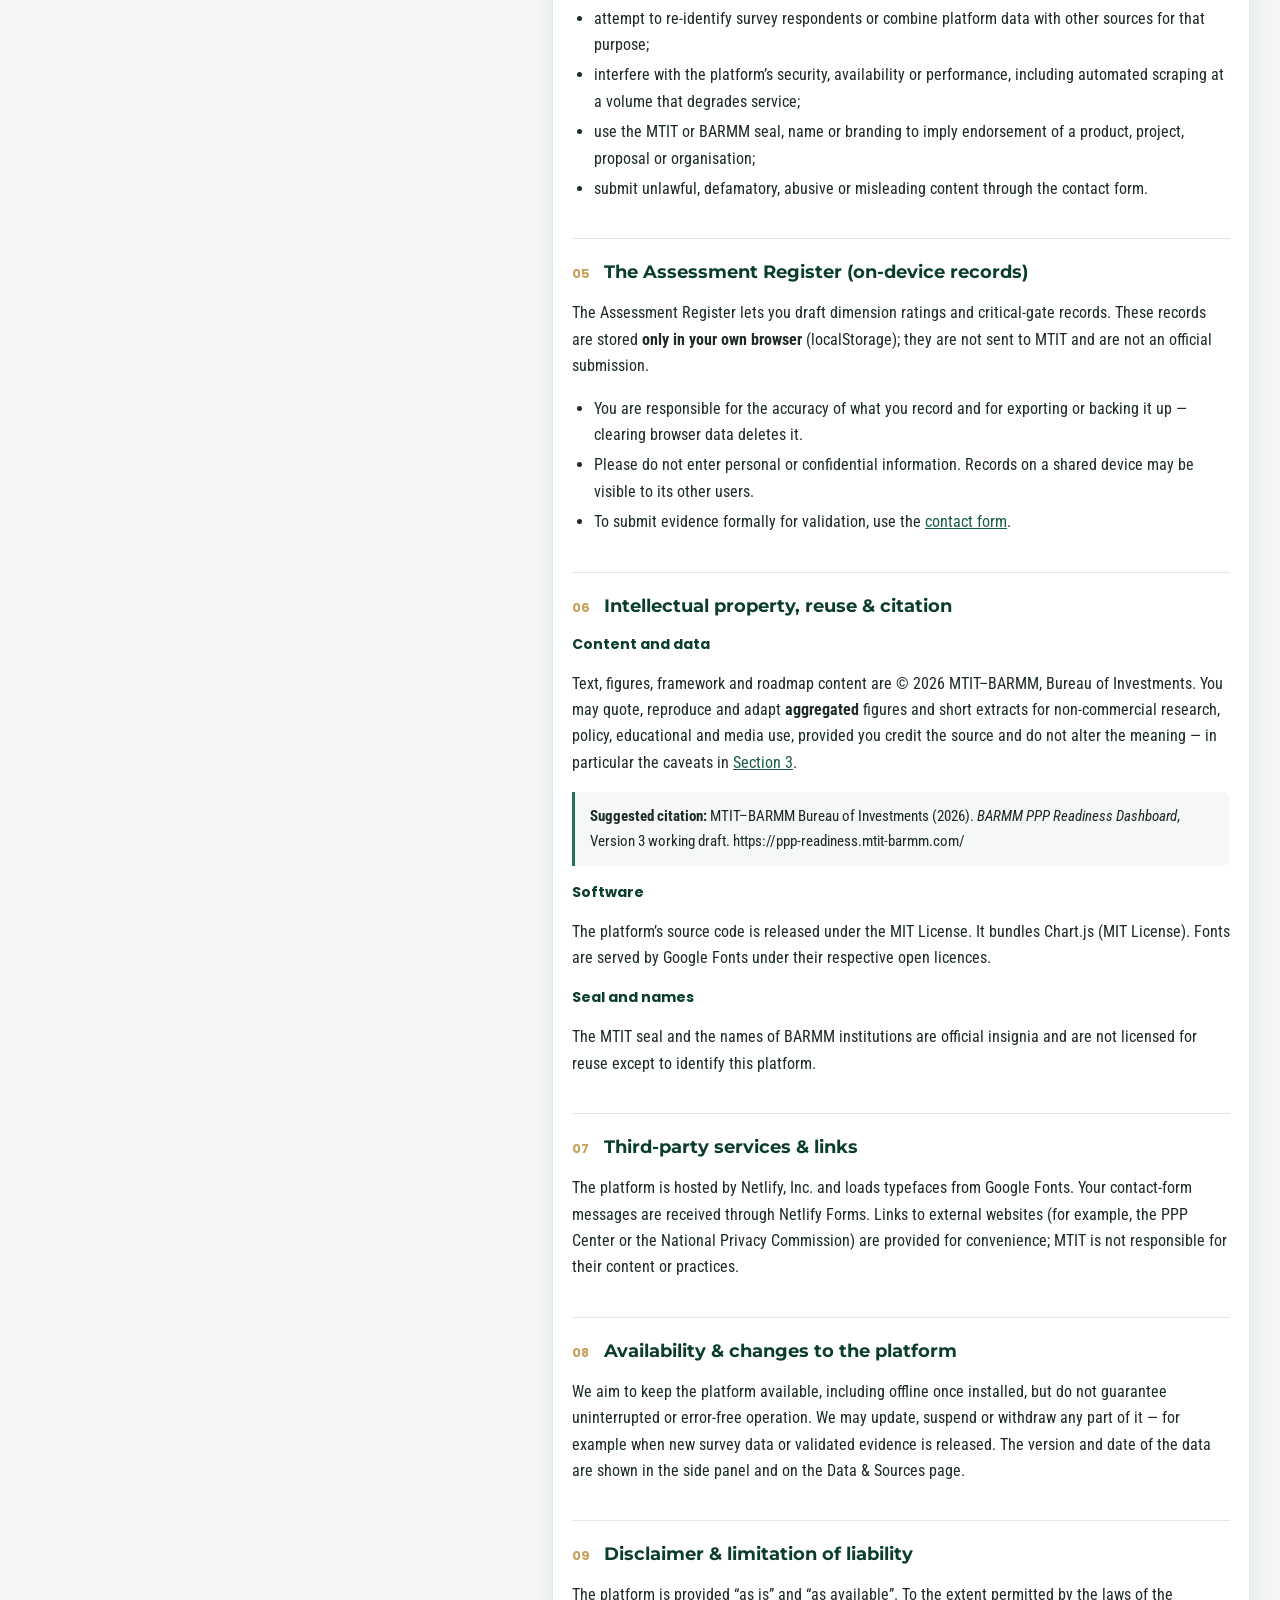
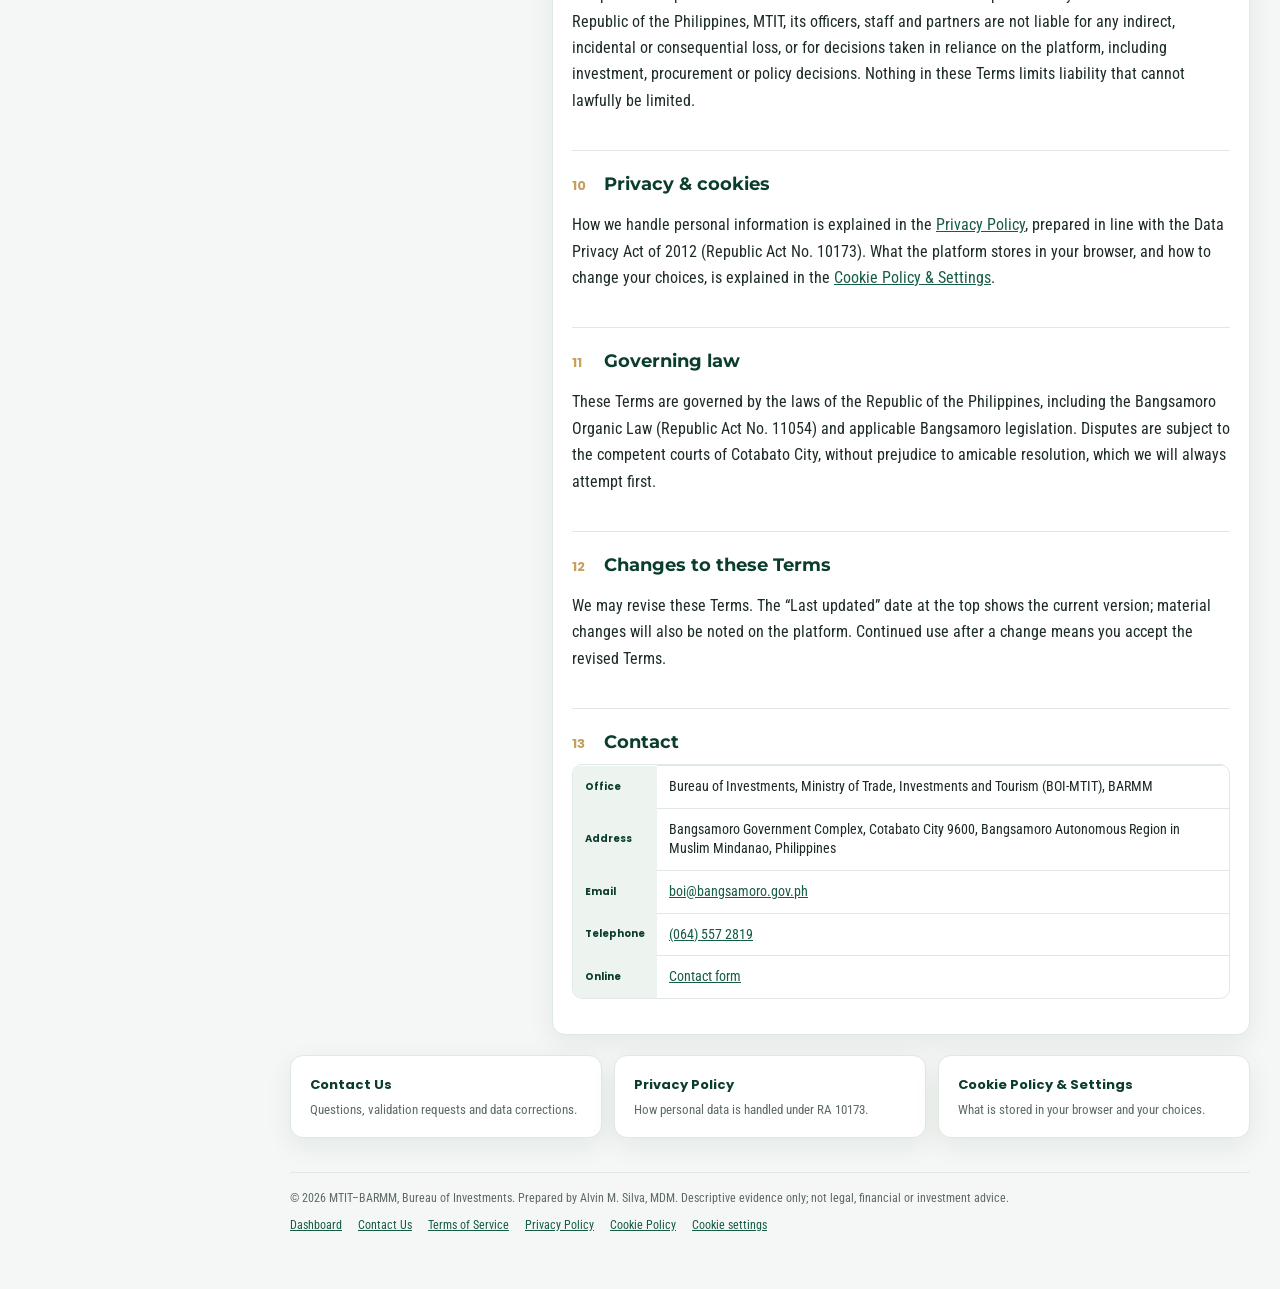
<file: public/terms-of-service.html>
<!doctype html>
<html lang="en-PH">
<head>
<meta charset="utf-8">
<meta name="viewport" content="width=device-width,initial-scale=1,viewport-fit=cover">
<title>Terms of Service | BARMM PPP Readiness – MTIT Bureau of Investments</title>
<meta name="description" content="Terms of Service for the BARMM PPP Readiness Dashboard by MTIT–BARMM Bureau of Investments: acceptable use, data citation, descriptive evidence limits, and governing law.">
<meta name="keywords" content="BARMM PPP Readiness terms of service, MTIT BARMM terms, PPP data citation, Bangsamoro PPP dashboard, RA 11966, Bangsamoro Organic Law">
<meta name="author" content="MTIT–BARMM, Bureau of Investments">
<meta name="robots" content="index,follow,max-image-preview:large">
<link rel="canonical" href="https://ppp-readiness.mtit-barmm.com/public/terms-of-service.html">
<meta name="theme-color" content="#0b3d2e">
<meta name="application-name" content="BARMM PPP Readiness">
<meta property="og:type" content="website">
<meta property="og:locale" content="en_PH">
<meta property="og:site_name" content="BARMM PPP Readiness">
<meta property="og:title" content="Terms of Service | BARMM PPP Readiness – MTIT Bureau of Investments">
<meta property="og:description" content="Terms of Service for the BARMM PPP Readiness Dashboard by MTIT–BARMM Bureau of Investments: acceptable use, data citation, descriptive evidence limits, and governing law.">
<meta property="og:url" content="https://ppp-readiness.mtit-barmm.com/public/terms-of-service.html">
<meta property="og:image" content="https://ppp-readiness.mtit-barmm.com/assets/mtit-icon-512.png">
<meta property="og:image:alt" content="Official seal of MTIT–BARMM">
<meta name="twitter:card" content="summary">
<meta name="twitter:title" content="Terms of Service | BARMM PPP Readiness – MTIT Bureau of Investments">
<meta name="twitter:description" content="Terms of Service for the BARMM PPP Readiness Dashboard by MTIT–BARMM Bureau of Investments: acceptable use, data citation, descriptive evidence limits, and governing law.">
<link rel="manifest" href="/manifest.webmanifest">
<link rel="icon" href="/assets/mtit-icon-192.png" sizes="192x192" type="image/png">
<link rel="apple-touch-icon" href="/assets/mtit-icon-192.png">
<link rel="preconnect" href="https://fonts.googleapis.com"><link rel="preconnect" href="https://fonts.gstatic.com" crossorigin>
<link href="https://fonts.googleapis.com/css2?family=Montserrat:wght@600;700;800&family=Poppins:wght@500;600;700&family=Roboto+Condensed:wght@400;500;600;700&display=swap" rel="stylesheet">
<link rel="stylesheet" href="/assets/styles.css">
<script src="/assets/site.js"></script>
<script type="application/ld+json">
{
"@context": "https://schema.org",
"@graph": [
{
"@type": "GovernmentOrganization",
"@id": "https://ppp-readiness.mtit-barmm.com/#org",
"name": "Bureau of Investments, Ministry of Trade, Investments and Tourism (MTIT) – BARMM",
"alternateName": "BOI-MTIT BARMM",
"url": "https://ppp-readiness.mtit-barmm.com/",
"logo": "https://ppp-readiness.mtit-barmm.com/assets/mtit-icon-512.png",
"email": "boi@bangsamoro.gov.ph",
"telephone": "+63-64-557-2819",
"address": {
"@type": "PostalAddress",
"streetAddress": "Bangsamoro Government Complex",
"addressLocality": "Cotabato City",
"postalCode": "9600",
"addressRegion": "Bangsamoro Autonomous Region in Muslim Mindanao",
"addressCountry": "PH"
},
"areaServed": {
"@type": "AdministrativeArea",
"name": "Bangsamoro Autonomous Region in Muslim Mindanao"
}
},
{
"@type": "BreadcrumbList",
"itemListElement": [
{
"@type": "ListItem",
"position": 1,
"name": "BARMM PPP Readiness Dashboard",
"item": "https://ppp-readiness.mtit-barmm.com/"
},
{
"@type": "ListItem",
"position": 2,
"name": "Terms of Service",
"item": "https://ppp-readiness.mtit-barmm.com/public/terms-of-service.html"
}
]
},
{
"@type": "WebPage",
"@id": "https://ppp-readiness.mtit-barmm.com/public/terms-of-service.html#page",
"url": "https://ppp-readiness.mtit-barmm.com/public/terms-of-service.html",
"name": "Terms of Service – BARMM PPP Readiness Dashboard",
"inLanguage": "en-PH",
"datePublished": "2026-11-23",
"dateModified": "2026-11-23",
"publisher": {
"@id": "https://ppp-readiness.mtit-barmm.com/#org"
},
"isPartOf": {
"@type": "WebSite",
"name": "BARMM PPP Readiness",
"url": "https://ppp-readiness.mtit-barmm.com/"
}
}
]
}
</script>
</head>
<body data-shell="static">
<a class="skip" href="#main">Skip to main content</a>
<div class="app">
<aside class="sidebar" id="sidebar" aria-label="Primary navigation">
 <a class="brand" href="/" style="text-decoration:none;color:inherit"><div class="brand-mark"><img src="/assets/MTIT-logo.webp" width="48" height="48" alt="Official seal of the Ministry of Trade, Investments and Tourism (MTIT), BARMM"></div><div><div class="brand-name" style="font:700 13px Montserrat,Arial,sans-serif;line-height:1.35;letter-spacing:.3px">BARMM PPP<br>READINESS</div><small>Investment readiness platform</small></div></a>
 <div class="nav-label">Workspace</div>
 <nav class="nav" aria-label="Workspace">
  <a href="/#overview"><span aria-hidden="true">◫</span>Overview</a>
  <a href="/#findings"><span aria-hidden="true">▥</span>Survey Findings</a>
  <a href="/#areas"><span aria-hidden="true">⌖</span>Area Profiles</a>
  <a href="/#framework"><span aria-hidden="true">⬡</span>Readiness Framework</a>
  <a href="/#gates"><span aria-hidden="true">◈</span>Critical Gates</a>
  <a href="/#roadmap"><span aria-hidden="true">▤</span>Policy Roadmap</a>
 </nav>
 <div class="nav-label">Evidence &amp; Administration</div>
 <nav class="nav" aria-label="Evidence and administration">
  <a href="/#validation"><span aria-hidden="true">✓</span>Validation Pack</a>
  <a href="/#register"><span aria-hidden="true">＋</span>Assessment Register</a>
  <a href="/#sources"><span aria-hidden="true">⚙</span>Data &amp; Sources</a>
 </nav>
 <div class="nav-label">Help &amp; Policies</div>
 <nav class="nav" aria-label="Help and policies">
  <a href="/public/contact.html"><span aria-hidden="true">✉</span>Contact Us</a>
  <button type="button" class="nav-toggle" aria-expanded="false" aria-controls="policyMenu"><span aria-hidden="true">§</span>Policies<i class="chev" aria-hidden="true">▾</i></button>
  <div class="subnav" id="policyMenu" hidden>
   <a href="/public/terms-of-service.html" aria-current="page">Terms of Service</a>
   <a href="/public/privacy-policy.html">Privacy Policy</a>
   <a href="/public/cookie-policy.html">Cookie Policy &amp; Settings</a>
  </div>
 </nav>
 <div class="sidebar-foot">MTIT – Bureau of Investments<br>BARMM · PPP Readiness Programme<br><span style="opacity:.7">Version 3 · Working draft · Nov 2026</span></div>
</aside>
<main class="main" id="main" tabindex="-1">
 <header class="topbar"><div style="display:flex;align-items:center;gap:14px"><button class="icon-btn menu-btn" id="menuBtn" aria-label="Open menu" aria-expanded="false" aria-controls="sidebar">☰</button><div class="crumb">HELP &amp; POLICIES / TERMS OF SERVICE</div></div>
 <div class="top-actions"><a class="btn" href="/" style="text-decoration:none">← <span>Dashboard</span></a><button class="btn" id="themeBtn" type="button" aria-label="Toggle dark mode">◐</button><button class="btn primary" id="printBtn" type="button">↧ <span>Print</span></button></div></header>
 <div class="content">
<header class="doc-hero">
  <nav class="crumbs" aria-label="Breadcrumb"><a href="/">Dashboard</a> › <span>Help &amp; Policies</span> › <span aria-current="page">Terms of Service</span></nav>
  <div class="eyebrow">Help &amp; Policies · Legal</div>
  <h1>Terms of Service</h1>
  <p>The rules for using, citing and sharing the BARMM PPP Readiness Dashboard — and what its evidence can and cannot be used to conclude.</p>
  <div class="meta-row"><span class="pill">Effective 23 November 2026</span><span class="pill">Last updated 23 November 2026</span><span class="pill">Version 1.0</span><span class="pill">Jurisdiction: Philippines · BARMM</span></div>
 </header>
<div class="doc-layout">
 <nav class="card toc" aria-label="On this page"><h2>On this page</h2><ol><li><a href="#about">About this platform &amp; acceptance</a></li><li><a href="#operator">Who operates the platform</a></li><li><a href="#nature">Nature of the content — please read</a></li><li><a href="#use">Acceptable use</a></li><li><a href="#register">The Assessment Register (on-device records)</a></li><li><a href="#reuse">Intellectual property, reuse &amp; citation</a></li><li><a href="#third">Third-party services &amp; links</a></li><li><a href="#availability">Availability &amp; changes to the platform</a></li><li><a href="#liability">Disclaimer &amp; limitation of liability</a></li><li><a href="#privacy">Privacy &amp; cookies</a></li><li><a href="#law">Governing law</a></li><li><a href="#changes">Changes to these Terms</a></li><li><a href="#contact">Contact</a></li></ol></nav>
 <article class="card doc">
<section id="about" aria-labelledby="about-h"><h2 id="about-h"><span class="n">01</span>About this platform &amp; acceptance</h2>
<p>The <strong>BARMM PPP Readiness Dashboard</strong> (the “platform”), available at <a href="/">ppp-readiness.mtit-barmm.com</a>, presents a descriptive evidence baseline on public–private partnership (PPP) awareness and perceived readiness in the Bangsamoro, a six-dimension institutional readiness framework, critical gates, and a 2027–2035 implementation roadmap.</p>
<p>By opening, browsing, installing or otherwise using the platform you agree to these Terms of Service (“Terms”), together with the <a href="/public/privacy-policy.html">Privacy Policy</a> and the <a href="/public/cookie-policy.html">Cookie Policy</a>. If you do not agree, please do not use the platform.</p>
</section>
<section id="operator" aria-labelledby="operator-h"><h2 id="operator-h"><span class="n">02</span>Who operates the platform</h2>
<p>The platform is operated by the <strong>Bureau of Investments, Ministry of Trade, Investments and Tourism (BOI-MTIT)</strong> of the Bangsamoro Autonomous Region in Muslim Mindanao (BARMM) as part of its PPP Readiness Programme (“MTIT”, “we”, “us”). The analysis was prepared by Alvin M. Silva, MDM. Contact details are in <a href="#contact">Section 13</a>.</p>
</section>
<section id="nature" aria-labelledby="nature-h"><h2 id="nature-h"><span class="n">03</span>Nature of the content — please read</h2>
<div class="callout"><strong>In short:</strong> the platform describes evidence; it does not rate LGUs, approve projects or give advice.</div>
<ul>
<li><strong>Descriptive, not representative.</strong> Survey figures describe 98 respondent records from Basilan, Sulu, Tawi-Tawi, Lanao and Maguindanao. They are not a random sample and are not statistically representative of all BARMM LGUs. Percentages are computed on valid responses; missing answers are never recoded.</li>
<li><strong>No rating or ranking.</strong> Nothing on the platform is a PPP maturity score, ranking, certification or pass/fail decision about any LGU, ministry or agency. Institutional readiness requires documentary validation.</li>
<li><strong>Working draft.</strong> Version 3 is a working draft for stakeholder validation. Figures, framework content and roadmap phases may change as evidence is reviewed.</li>
<li><strong>Not advice or approval.</strong> Content is not legal, financial, procurement or investment advice. It is not an approval, endorsement, award or commitment of government funds, and does not replace the processes required under the Philippine PPP Code (Republic Act No. 11966), its implementing rules, the Bangsamoro Organic Law (Republic Act No. 11054) or applicable Bangsamoro legislation.</li>
</ul>
</section>
<section id="use" aria-labelledby="use-h"><h2 id="use-h"><span class="n">04</span>Acceptable use</h2>
<p>You may use the platform for lawful research, planning, policy, educational and civic purposes. You agree <strong>not</strong> to:</p>
<ul>
<li>misrepresent platform content, for example presenting survey percentages as an official rating of an LGU or as representative of the whole region;</li>
<li>attempt to re-identify survey respondents or combine platform data with other sources for that purpose;</li>
<li>interfere with the platform’s security, availability or performance, including automated scraping at a volume that degrades service;</li>
<li>use the MTIT or BARMM seal, name or branding to imply endorsement of a product, project, proposal or organisation;</li>
<li>submit unlawful, defamatory, abusive or misleading content through the contact form.</li>
</ul>
</section>
<section id="register" aria-labelledby="register-h"><h2 id="register-h"><span class="n">05</span>The Assessment Register (on-device records)</h2>
<p>The Assessment Register lets you draft dimension ratings and critical-gate records. These records are stored <strong>only in your own browser</strong> (localStorage); they are not sent to MTIT and are not an official submission.</p>
<ul><li>You are responsible for the accuracy of what you record and for exporting or backing it up — clearing browser data deletes it.</li>
<li>Please do not enter personal or confidential information. Records on a shared device may be visible to its other users.</li>
<li>To submit evidence formally for validation, use the <a href="/public/contact.html?topic=Validation%20%26%20LGU%20participation">contact form</a>.</li></ul>
</section>
<section id="reuse" aria-labelledby="reuse-h"><h2 id="reuse-h"><span class="n">06</span>Intellectual property, reuse &amp; citation</h2>
<h3>Content and data</h3>
<p>Text, figures, framework and roadmap content are © 2026 MTIT–BARMM, Bureau of Investments. You may quote, reproduce and adapt <strong>aggregated</strong> figures and short extracts for non-commercial research, policy, educational and media use, provided you credit the source and do not alter the meaning — in particular the caveats in <a href="#nature">Section 3</a>.</p>
<div class="callout"><strong>Suggested citation:</strong> MTIT–BARMM Bureau of Investments (2026). <em>BARMM PPP Readiness Dashboard</em>, Version 3 working draft. https://ppp-readiness.mtit-barmm.com/</div>
<h3>Software</h3>
<p>The platform’s source code is released under the MIT License. It bundles Chart.js (MIT License). Fonts are served by Google Fonts under their respective open licences.</p>
<h3>Seal and names</h3>
<p>The MTIT seal and the names of BARMM institutions are official insignia and are not licensed for reuse except to identify this platform.</p>
</section>
<section id="third" aria-labelledby="third-h"><h2 id="third-h"><span class="n">07</span>Third-party services &amp; links</h2>
<p>The platform is hosted by Netlify, Inc. and loads typefaces from Google Fonts. Your contact-form messages are received through Netlify Forms. Links to external websites (for example, the PPP Center or the National Privacy Commission) are provided for convenience; MTIT is not responsible for their content or practices.</p>
</section>
<section id="availability" aria-labelledby="availability-h"><h2 id="availability-h"><span class="n">08</span>Availability &amp; changes to the platform</h2>
<p>We aim to keep the platform available, including offline once installed, but do not guarantee uninterrupted or error-free operation. We may update, suspend or withdraw any part of it — for example when new survey data or validated evidence is released. The version and date of the data are shown in the side panel and on the Data &amp; Sources page.</p>
</section>
<section id="liability" aria-labelledby="liability-h"><h2 id="liability-h"><span class="n">09</span>Disclaimer &amp; limitation of liability</h2>
<p>The platform is provided “as is” and “as available”. To the extent permitted by the laws of the Republic of the Philippines, MTIT, its officers, staff and partners are not liable for any indirect, incidental or consequential loss, or for decisions taken in reliance on the platform, including investment, procurement or policy decisions. Nothing in these Terms limits liability that cannot lawfully be limited.</p>
</section>
<section id="privacy" aria-labelledby="privacy-h"><h2 id="privacy-h"><span class="n">10</span>Privacy &amp; cookies</h2>
<p>How we handle personal information is explained in the <a href="/public/privacy-policy.html">Privacy Policy</a>, prepared in line with the Data Privacy Act of 2012 (Republic Act No. 10173). What the platform stores in your browser, and how to change your choices, is explained in the <a href="/public/cookie-policy.html">Cookie Policy &amp; Settings</a>.</p>
</section>
<section id="law" aria-labelledby="law-h"><h2 id="law-h"><span class="n">11</span>Governing law</h2>
<p>These Terms are governed by the laws of the Republic of the Philippines, including the Bangsamoro Organic Law (Republic Act No. 11054) and applicable Bangsamoro legislation. Disputes are subject to the competent courts of Cotabato City, without prejudice to amicable resolution, which we will always attempt first.</p>
</section>
<section id="changes" aria-labelledby="changes-h"><h2 id="changes-h"><span class="n">12</span>Changes to these Terms</h2>
<p>We may revise these Terms. The “Last updated” date at the top shows the current version; material changes will also be noted on the platform. Continued use after a change means you accept the revised Terms.</p>
</section>
<section id="contact" aria-labelledby="contact-h"><h2 id="contact-h"><span class="n">13</span>Contact</h2>
<div class="table-wrap"><table class="data-table"><tbody>
<tr><th scope="row">Office</th><td>Bureau of Investments, Ministry of Trade, Investments and Tourism (BOI-MTIT), BARMM</td></tr>
<tr><th scope="row">Address</th><td>Bangsamoro Government Complex, Cotabato City 9600, Bangsamoro Autonomous Region in Muslim Mindanao, Philippines</td></tr>
<tr><th scope="row">Email</th><td><a href="mailto:boi@bangsamoro.gov.ph">boi@bangsamoro.gov.ph</a></td></tr>
<tr><th scope="row">Telephone</th><td><a href="tel:+63645572819">(064) 557 2819</a></td></tr>
<tr><th scope="row">Online</th><td><a href="/public/contact.html">Contact form</a></td></tr>
</tbody></table></div>
</section>
 </article>
</div>
<div class="related" aria-label="Related pages"><a href="/public/contact.html"><div class="card"><b>Contact Us</b><span>Questions, validation requests and data corrections.</span></div></a><a href="/public/privacy-policy.html"><div class="card"><b>Privacy Policy</b><span>How personal data is handled under RA 10173.</span></div></a><a href="/public/cookie-policy.html"><div class="card"><b>Cookie Policy &amp; Settings</b><span>What is stored in your browser and your choices.</span></div></a></div>
<footer class="site">© 2026 MTIT–BARMM, Bureau of Investments. Prepared by Alvin M. Silva, MDM. Descriptive evidence only; not legal, financial or investment advice.
 <nav aria-label="Footer"><a href="/">Dashboard</a><a href="/public/contact.html">Contact Us</a><a href="/public/terms-of-service.html">Terms of Service</a><a href="/public/privacy-policy.html">Privacy Policy</a><a href="/public/cookie-policy.html">Cookie Policy</a><button type="button" class="linkish" data-cookie-settings>Cookie settings</button></nav></footer>
 </div>
</main></div>
<div class="toast" id="toast" role="status" aria-live="polite"></div>
</body></html>
</file>
<file: assets/styles.css>
:root{--green:#0b3d2e;--green2:#155b45;--green3:#237758;--mint:#e8f2ed;--gold:#c6a15b;--ink:#1d2b25;--muted:#5d6b63;--line:#e0e8e3;--bg:#f4f7f5;--white:#fff;--red:#b84a4a;--shadow:0 8px 28px rgba(12,48,35,.07);--side:260px;--card:#fff;--soft:#f5f8f6;--th:#edf4f0}
@media(prefers-color-scheme:dark){:root:not([data-theme="light"]){--bg:#0d1612;--card:#14221b;--ink:#e6efe9;--muted:#9fb3a8;--line:#223a2e;--mint:#1c3329;--soft:#182a21;--th:#1b3026;--green:#bfe0cf;--green2:#3f9d78;--shadow:none}}
:root[data-theme="dark"]{--bg:#0d1612;--card:#14221b;--ink:#e6efe9;--muted:#9fb3a8;--line:#223a2e;--mint:#1c3329;--soft:#182a21;--th:#1b3026;--green:#bfe0cf;--green2:#3f9d78;--shadow:none}
*{box-sizing:border-box}html{scroll-behavior:smooth}body{margin:0;background:var(--bg);color:var(--ink);font-family:"Roboto Condensed",Arial,sans-serif;font-size:16px}button,input,select,textarea{font:inherit;color:inherit}button{cursor:pointer}a{color:var(--green2)}
.skip{position:absolute;left:-999px;top:8px;background:#fff;color:#0b3d2e;padding:8px 12px;border-radius:6px;z-index:200}.skip:focus{left:8px}
:focus-visible{outline:2px solid var(--gold);outline-offset:2px}
.sidebar{position:fixed;inset:0 auto 0 0;width:var(--side);background:#0b3d2e;color:#fff;padding:24px 16px;display:flex;flex-direction:column;z-index:20;transition:transform .25s;overflow:auto}
.brand{display:flex;align-items:center;gap:12px;padding:0 10px 22px;border-bottom:1px solid #ffffff25}
.brand-mark{width:48px;height:48px;flex:0 0 48px;border-radius:50%;background:#fff;border:2px solid #e5c98c;overflow:hidden;box-shadow:0 2px 12px #0003}
.brand-mark img{width:100%;height:100%;object-fit:cover;border-radius:50%;display:block;aspect-ratio:1/1}
.brand h1{font:700 13px Montserrat,Arial,sans-serif;line-height:1.35;margin:0;letter-spacing:.3px}.brand small{display:block;color:#b9d0c5;font:500 11px Poppins,Arial;margin-top:4px}
.nav-label{font:600 10px Poppins,Arial;text-transform:uppercase;letter-spacing:1.3px;color:#a8c3b6;margin:22px 10px 9px}.nav{display:grid;gap:4px}
.nav button{border:0;background:transparent;color:#d8e7df;text-align:left;padding:10px 12px;border-radius:9px;display:flex;align-items:center;gap:12px;font-size:15px}
.nav button span{width:19px;text-align:center;font-size:16px}.nav button:hover,.nav button.active{background:#ffffff19;color:#fff}.nav button.active{box-shadow:inset 3px 0 var(--gold)}
.sidebar-foot{margin-top:auto;border-top:1px solid #ffffff25;padding:16px 10px 0;color:#b9d0c5;font-size:12px;line-height:1.5}
.main{margin-left:var(--side);min-height:100vh}
.topbar{height:68px;background:var(--card);border-bottom:1px solid var(--line);display:flex;align-items:center;justify-content:space-between;padding:0 30px;position:sticky;top:0;z-index:10}
.crumb{font:600 11px Poppins,Arial;color:var(--muted);text-transform:uppercase;letter-spacing:1px}.top-actions{display:flex;align-items:center;gap:10px}
.icon-btn,.btn{border:1px solid var(--line);background:var(--card);color:var(--green);border-radius:8px;padding:9px 13px}.btn.primary{background:#155b45;color:#fff;border-color:#155b45}.btn:hover,.icon-btn:hover{filter:brightness(.96)}.menu-btn{display:none}
.content{padding:26px 30px 54px;max-width:1600px;margin:auto}.page{display:none}.page.active{display:block}
.page-head{display:flex;justify-content:space-between;gap:20px;align-items:flex-start;margin-bottom:22px;flex-wrap:wrap}
.eyebrow{font:600 10px Poppins,Arial;color:var(--green3);text-transform:uppercase;letter-spacing:1.2px}.page-title{font:700 clamp(22px,3vw,30px) Montserrat,Arial,sans-serif;color:var(--green);margin:7px 0}.page-sub{color:var(--muted);max-width:800px;line-height:1.5}
.grid{display:grid;gap:16px}.kpis{grid-template-columns:repeat(4,minmax(0,1fr));margin-bottom:18px}.two{grid-template-columns:1fr 1fr}.three{grid-template-columns:repeat(3,1fr)}
.card{background:var(--card);border:1px solid var(--line);border-radius:13px;box-shadow:var(--shadow);padding:19px;min-width:0}
button.kpi{text-align:left;position:relative;transition:transform .15s,border-color .15s}button.kpi:hover{transform:translateY(-2px);border-color:var(--gold)}
.kpi-label{font:600 10px Poppins,Arial;color:var(--muted);text-transform:uppercase;letter-spacing:.6px;padding-right:22px}.kpi-value{font:700 clamp(25px,3vw,33px) Montserrat,Arial;color:var(--green);margin:9px 0 3px}.kpi-note{font-size:13px;color:var(--muted)}.kpi-go{position:absolute;right:14px;bottom:12px;color:var(--gold);font-weight:700}
.tip{position:relative;display:inline-grid;place-items:center;flex:0 0 21px;width:21px;height:21px;border:1px solid #9eb8aa;border-radius:50%;color:var(--green2);font:700 12px Poppins,Arial;background:var(--soft);cursor:help}
.kpi .tip{position:absolute;right:12px;top:12px}
.tip .tt{display:none;position:absolute;right:-6px;top:27px;width:min(290px,70vw);background:#0b3d2e;color:#eaf4ee;font:400 13px/1.45 "Roboto Condensed",Arial;text-align:left;padding:10px 12px;border-radius:8px;z-index:30;box-shadow:0 8px 24px #0004;text-transform:none;letter-spacing:0}
.tip:hover .tt,.tip:focus .tt,.tip:focus-within .tt{display:block}
.insight{background:linear-gradient(115deg,#0b3d2e,#155b45);color:#fff;border-radius:13px;padding:20px 22px;display:flex;gap:20px;align-items:flex-start;margin:16px 0}.insight b{font:700 12px Poppins,Arial;color:#f0d59c}.insight p{margin:5px 0 0;color:#e0eee7;line-height:1.5}
.figure-heading{display:flex;align-items:center;justify-content:space-between;gap:10px}.section-title{font:700 14px Poppins,Arial;color:var(--green);margin:0 0 5px}.section-note{font-size:13px;color:var(--muted);margin:0 0 14px}
.chart-card{display:flex;flex-direction:column}.chart-wrap{height:250px;position:relative}
.figure-interpretation{margin-top:13px;padding:11px 12px;background:var(--soft);border-left:3px solid var(--gold);border-radius:0 7px 7px 0}.figure-interpretation strong{font:600 10px Poppins,Arial;color:var(--green);text-transform:uppercase;letter-spacing:.5px}.figure-interpretation p{font-size:13px;line-height:1.45;color:var(--muted);margin:4px 0 0}
.figure-link{margin-top:10px;padding:7px 0;border:0;background:transparent;color:var(--green2);font:600 12px Poppins,Arial;text-align:left;align-self:flex-start}.figure-link:hover{text-decoration:underline}
.pill{display:inline-flex;border-radius:30px;padding:4px 9px;font:600 10px Poppins,Arial;background:var(--mint);color:var(--green2);white-space:nowrap}.pill.gold{background:#f7f0e2;color:#795b27}.pill.red{background:#f9e9e9;color:#984040}
.table-wrap{overflow:auto;border:1px solid var(--line);border-radius:10px;background:var(--card)}.data-table{width:100%;border-collapse:collapse;font-size:14px;min-width:680px}
.data-table th{position:sticky;top:0;background:var(--th);color:var(--green);font:700 10px Poppins,Arial;text-align:left;padding:11px 12px;white-space:nowrap}.data-table td{padding:11px 12px;border-top:1px solid var(--line);vertical-align:top;line-height:1.4}
.table-toolbar{display:flex;gap:10px;justify-content:space-between;align-items:center;margin:14px 0;flex-wrap:wrap}.field{border:1px solid var(--line);background:var(--card);border-radius:8px;padding:9px 11px;min-height:38px}
.notice{border-left:3px solid var(--gold);background:#fbf7ed;padding:12px 15px;color:#62502a;font-size:14px;line-height:1.45;border-radius:0 8px 8px 0;margin:15px 0}
@media(prefers-color-scheme:dark){:root:not([data-theme="light"]) .notice{background:#2a2518;color:#e3d3a8}}
.footnote{font-size:12px;line-height:1.5;color:var(--muted);margin-top:14px}.muted{color:var(--muted)}
.dim-grid{display:grid;grid-template-columns:repeat(3,1fr);gap:14px}.dim{border:1px solid var(--line);border-radius:11px;padding:16px;background:var(--card);text-align:left;width:100%}button.dim:hover{border-color:var(--gold)}
.dim .num{font:700 24px Montserrat,Arial;color:var(--gold)}.dim h3{font:700 13px Poppins,Arial;color:var(--green);margin:4px 0 6px}.dim p{font-size:14px;color:var(--muted);line-height:1.45;margin:4px 0}
.timeline{display:grid;grid-template-columns:repeat(5,1fr);gap:12px}.step{border:1px solid var(--line);border-top:4px solid var(--green3);border-radius:10px;padding:14px;background:var(--card);text-align:left}button.step:hover{border-top-color:var(--gold)}.step b{font:700 12px Poppins,Arial;color:var(--green)}.step small{display:block;color:var(--gold);font:600 11px Poppins,Arial;margin:3px 0 6px}.step p{font-size:13px;color:var(--muted);line-height:1.4;margin:0}
.bar{height:10px;background:var(--mint);border-radius:10px;overflow:hidden}.bar i{display:block;height:100%;background:var(--green3)}
.modal-back{position:fixed;inset:0;background:#061c14a6;display:none;align-items:center;justify-content:center;padding:18px;z-index:50}.modal-back.show{display:flex}.modal{background:var(--card);border-radius:14px;max-width:560px;width:100%;padding:22px;max-height:90vh;overflow:auto}.modal h2{font:700 17px Poppins,Arial;color:var(--green);margin:0}.modal-head{display:flex;justify-content:space-between;align-items:center}
.modal label{display:block;font:600 11px Poppins,Arial;margin:13px 0 5px;color:var(--muted)}.modal input,.modal select,.modal textarea{width:100%;padding:10px;border:1px solid var(--line);border-radius:7px;background:var(--card)}.modal textarea{min-height:70px}.modal-actions{display:flex;justify-content:flex-end;gap:8px;margin-top:18px}
.toast{position:fixed;bottom:22px;right:22px;background:#123d2e;color:#fff;padding:12px 17px;border-radius:9px;z-index:100;display:none}.toast.show{display:block}
.flash{animation:flash 1.6s}@keyframes flash{0%,60%{box-shadow:0 0 0 3px var(--gold)}100%{box-shadow:var(--shadow)}}
.tabs{display:flex;gap:6px;flex-wrap:wrap;margin-bottom:14px}.tabs button{border:1px solid var(--line);background:var(--card);border-radius:20px;padding:7px 13px;font-size:14px}.tabs button.on{background:#155b45;color:#fff;border-color:#155b45}
footer.site{margin-top:34px;padding-top:16px;border-top:1px solid var(--line);font-size:12px;color:var(--muted);line-height:1.6}
@media(max-width:1100px){.kpis{grid-template-columns:repeat(2,1fr)}.dim-grid,.three{grid-template-columns:repeat(2,1fr)}.timeline{grid-template-columns:repeat(2,1fr)}}
@media(max-width:760px){.sidebar{transform:translateX(-100%)}.sidebar.open{transform:none;box-shadow:10px 0 35px #00170e40}.main{margin-left:0}.topbar{height:60px;padding:0 14px}.menu-btn{display:inline-flex}.content{padding:18px 14px 40px}.two,.three,.dim-grid,.timeline{grid-template-columns:1fr}.kpis{gap:10px}.insight{display:block}.chart-wrap{height:230px}.top-actions .btn span{display:none}}
@media print{.sidebar,.topbar,.btn,.table-toolbar,.figure-link{display:none!important}.main{margin:0}.page{display:none!important}.page.active{display:block!important}.card{box-shadow:none;break-inside:avoid}}
@media(prefers-reduced-motion:reduce){*{animation:none!important;transition:none!important;scroll-behavior:auto!important}}
/* ---------- Side panel: links, Policies dropdown ---------- */
.nav a{color:#d8e7df;text-decoration:none;padding:10px 12px;border-radius:9px;display:flex;align-items:center;gap:12px;font-size:15px}
.nav a span{width:19px;text-align:center;font-size:16px}
.nav a:hover,.nav a[aria-current="page"],.nav-toggle[aria-expanded="true"]{background:#ffffff19;color:#fff}.nav a[aria-current="page"]{box-shadow:inset 3px 0 var(--gold)}
.nav-toggle{width:100%}.nav-toggle .chev{margin-left:auto;font-style:normal;font-size:11px;transition:transform .2s;opacity:.8}.nav-toggle[aria-expanded="true"] .chev{transform:rotate(180deg)}
.subnav{display:grid;gap:2px;margin:2px 0 4px 22px;padding-left:10px;border-left:1px solid #ffffff2b}.subnav[hidden]{display:none}
.subnav a{font-size:14px;padding:8px 10px;color:#c4d9ce}
.sidebar-foot a,.sidebar-foot button.linkish{color:#e5c98c}
button.linkish{border:0;background:none;padding:0;text-decoration:underline;font:inherit;color:var(--green2);cursor:pointer}
footer.site a,footer.site button.linkish{color:var(--green2)}footer.site nav{display:flex;flex-wrap:wrap;gap:6px 16px;margin-top:8px}
/* ---------- Static documents (contact & policies) ---------- */
.doc-hero{background:linear-gradient(115deg,#0b3d2e,#155b45);color:#fff;border-radius:16px;padding:28px 30px;position:relative;overflow:hidden;margin-bottom:20px}
.doc-hero:after{content:"";position:absolute;right:-60px;top:-60px;width:240px;height:240px;border-radius:50%;border:28px solid #c6a15b22}
.doc-hero .eyebrow{color:#f0d59c}.doc-hero h1{font:700 clamp(24px,3.4vw,34px) Montserrat,Arial,sans-serif;margin:8px 0 10px;color:#fff;max-width:820px}.doc-hero p{color:#e0eee7;max-width:780px;line-height:1.55;margin:0}
.crumbs{font:500 12px Poppins,Arial;color:#b9d0c5;margin-bottom:10px}.crumbs a{color:#f0d59c;text-decoration:none}.crumbs a:hover{text-decoration:underline}
.meta-row{display:flex;flex-wrap:wrap;gap:8px;margin-top:16px}.meta-row .pill{background:#ffffff1c;color:#fff;font-size:11px;padding:6px 11px}
.doc-layout{display:grid;grid-template-columns:240px minmax(0,1fr);gap:22px;align-items:start}
.toc{position:sticky;top:88px;padding:16px}.toc h2{font:600 10px Poppins,Arial;text-transform:uppercase;letter-spacing:1.2px;color:var(--muted);margin:0 0 10px}
.toc ol{margin:0;padding-left:18px;display:grid;gap:7px;font-size:14px}.toc a{color:var(--green);text-decoration:none}.toc a:hover{color:var(--green2);text-decoration:underline}
.doc{line-height:1.65;font-size:16px}.doc section{scroll-margin-top:84px;padding:4px 0 6px}.doc section+section{border-top:1px solid var(--line);margin-top:14px;padding-top:16px}
.doc h2{font:700 18px Montserrat,Arial,sans-serif;color:var(--green);margin:6px 0 10px;display:flex;gap:10px;align-items:baseline}.doc h2 .n{font:700 13px Poppins,Arial;color:var(--gold);min-width:22px}
.doc h3{font:700 14px Poppins,Arial;color:var(--green);margin:16px 0 6px}.doc p,.doc li{color:var(--ink)}.doc ul,.doc ol{padding-left:22px}.doc li{margin:4px 0}
.doc .data-table{min-width:560px}.doc .table-wrap{margin:10px 0}
.callout{background:var(--soft);border-left:3px solid var(--green3);border-radius:0 8px 8px 0;padding:12px 15px;margin:12px 0;font-size:15px}
.contact-grid{display:grid;grid-template-columns:minmax(0,1fr) minmax(0,1.35fr);gap:18px;align-items:start}
.channel{display:flex;gap:14px;align-items:flex-start;padding:12px 0;border-top:1px solid var(--line)}.channel:first-of-type{border-top:0}
.channel .ic{flex:0 0 40px;height:40px;border-radius:10px;background:var(--mint);color:var(--green2);display:grid;place-items:center;font-size:18px}
.channel b{display:block;font:600 10px Poppins,Arial;text-transform:uppercase;letter-spacing:.7px;color:var(--muted);margin-bottom:2px}.channel address{font-style:normal}
.route{display:grid;grid-template-columns:repeat(3,minmax(0,1fr));gap:14px;margin:16px 0}.route .card h3{font:700 13px Poppins,Arial;color:var(--green);margin:6px 0}.route .card p{font-size:14px;color:var(--muted);margin:0;line-height:1.5}.route .num{font:700 22px Montserrat,Arial;color:var(--gold)}
.form-grid{display:grid;grid-template-columns:1fr 1fr;gap:4px 14px}.form-grid .full{grid-column:1/-1}
.fld label{display:block;font:600 11px Poppins,Arial;margin:12px 0 5px;color:var(--muted)}.fld input,.fld select,.fld textarea{width:100%;padding:10px 11px;border:1px solid var(--line);border-radius:8px;background:var(--card);min-height:42px}
.fld textarea{min-height:140px;resize:vertical}.fld .hint{font-size:12px;color:var(--muted);margin-top:4px;display:flex;justify-content:space-between;gap:10px}
.fld input:invalid:not(:placeholder-shown),.fld textarea:invalid:not(:placeholder-shown){border-color:var(--red)}
.check{display:flex;gap:10px;align-items:flex-start;font-size:14px;line-height:1.5;margin-top:14px}.check input{margin-top:4px;width:18px;height:18px;flex:0 0 18px;accent-color:#155b45}
.hp{position:absolute!important;left:-9999px!important;width:1px;height:1px;overflow:hidden}
.form-status{margin-top:14px;padding:12px 14px;border-radius:8px;font-size:14px;display:none}.form-status.ok{display:block;background:var(--mint);color:var(--green)}.form-status.err{display:block;background:#f9e9e9;color:#984040}
.faq details{border:1px solid var(--line);border-radius:10px;background:var(--card);padding:0 16px;margin-bottom:10px}.faq summary{cursor:pointer;padding:14px 0;font:600 14px Poppins,Arial;color:var(--green);list-style:none;display:flex;justify-content:space-between;gap:12px}
.faq summary::-webkit-details-marker{display:none}.faq summary:after{content:"+";color:var(--gold);font-size:18px;line-height:1}.faq details[open] summary:after{content:"−"}.faq details p{margin:0 0 14px;color:var(--muted);line-height:1.6}
.related{display:grid;grid-template-columns:repeat(3,minmax(0,1fr));gap:12px;margin-top:20px}.related a{text-decoration:none;color:inherit}.related .card:hover{border-color:var(--gold)}.related b{font:700 13px Poppins,Arial;color:var(--green);display:block;margin-bottom:4px}.related span{font-size:13px;color:var(--muted)}
/* ---------- Cookie consent dialog ---------- */
.consent{position:fixed;right:22px;bottom:22px;width:min(440px,calc(100vw - 28px));max-height:calc(100vh - 44px);overflow:auto;background:var(--card);color:var(--ink);border:1px solid var(--line);border-top:4px solid var(--gold);border-radius:14px;box-shadow:0 18px 50px rgba(6,28,20,.28);padding:20px;z-index:120;display:none}
.consent.show{display:block;animation:consentIn .3s ease-out}@keyframes consentIn{from{opacity:0;transform:translateY(14px)}to{opacity:1;transform:none}}
.consent h2{font:700 16px Poppins,Arial;color:var(--green);margin:0 0 6px;display:flex;align-items:center;gap:8px}.consent p{font-size:14px;line-height:1.5;color:var(--muted);margin:0 0 12px}
.consent .cat{border:1px solid var(--line);border-radius:10px;padding:11px 12px;margin:8px 0;display:flex;gap:12px;align-items:flex-start;justify-content:space-between}.consent .cat b{font:600 13px Poppins,Arial;color:var(--green)}.consent .cat small{display:block;color:var(--muted);font-size:13px;line-height:1.4;margin-top:2px}
.switch{position:relative;flex:0 0 44px;width:44px;height:24px}.switch input{opacity:0;width:100%;height:100%;margin:0;position:absolute;inset:0;cursor:pointer;z-index:1}.switch i{position:absolute;inset:0;background:#c9d6ce;border-radius:20px;transition:background .2s}.switch i:after{content:"";position:absolute;left:3px;top:3px;width:18px;height:18px;border-radius:50%;background:#fff;transition:transform .2s;box-shadow:0 1px 3px #0003}
.switch input:checked+i{background:#155b45}.switch input:checked+i:after{transform:translateX(20px)}.switch input:disabled+i{opacity:.6}.switch input:focus-visible+i{outline:2px solid var(--gold);outline-offset:2px}
.consent-actions{display:flex;flex-wrap:wrap;gap:8px;margin-top:14px}.consent-actions .btn{flex:1 1 auto}.consent-prefs[hidden]{display:none}
@media(max-width:1100px){.route,.related{grid-template-columns:1fr 1fr}}
@media(max-width:900px){.doc-layout,.contact-grid{grid-template-columns:1fr}.toc{position:static}}
@media(max-width:760px){.route,.related,.form-grid{grid-template-columns:1fr}.doc-hero{padding:22px 18px}.consent{right:14px;bottom:14px}}
@media print{.consent,.toc,.no-print{display:none!important}.doc-hero{background:none;color:#000;padding:0}.doc-hero h1,.doc-hero p,.doc-hero .eyebrow{color:#000}}
@media(max-width:760px){body[data-shell="static"] .topbar .crumb{display:none}}
</file>
